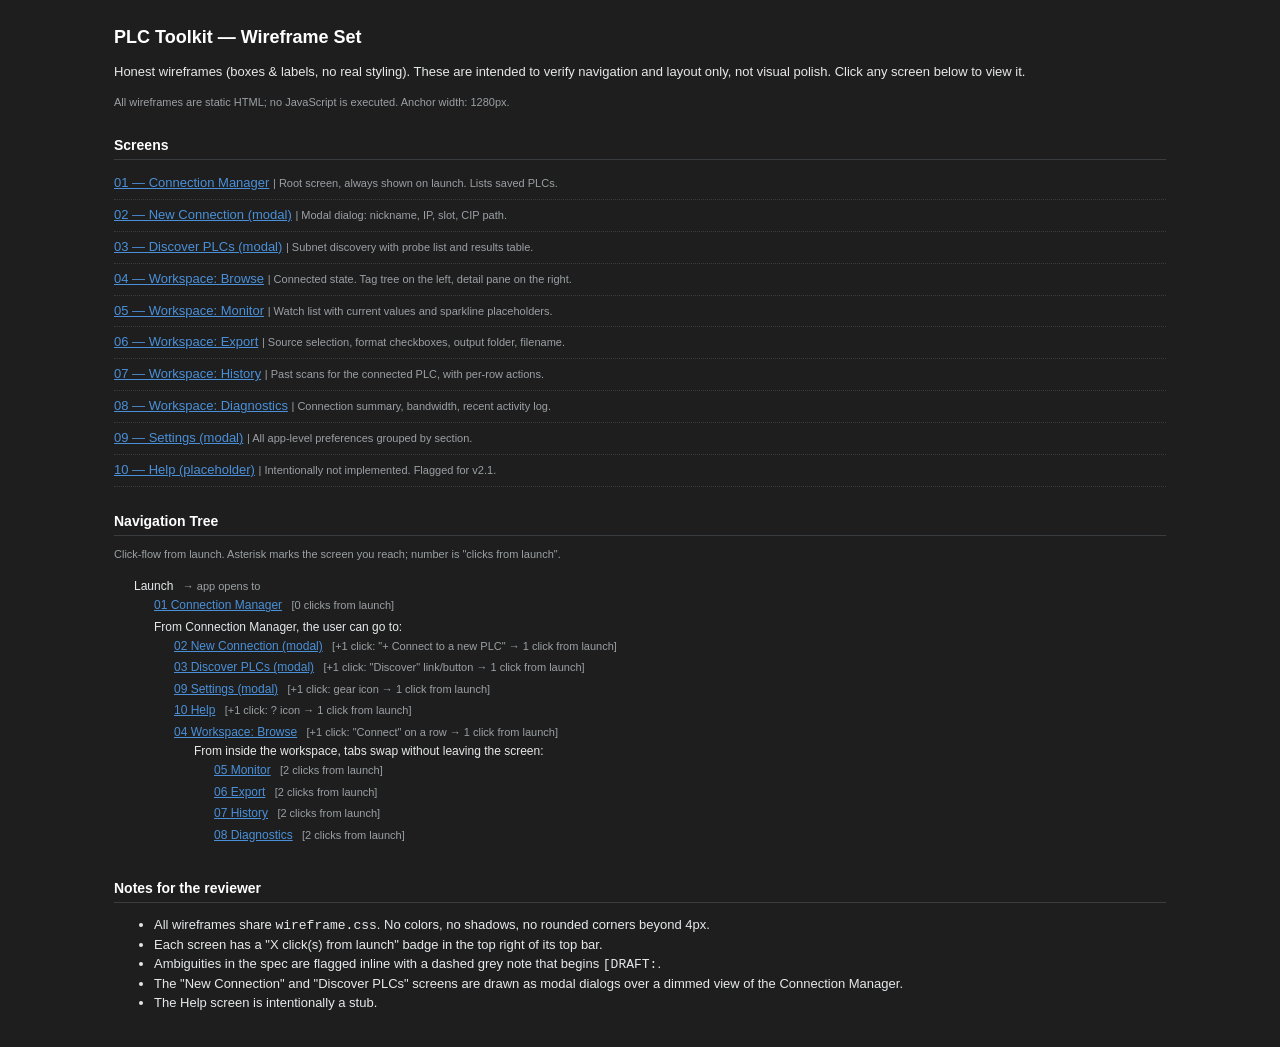
<file: mockups/index.html>
<!DOCTYPE html>
<html lang="en">
<head>
<meta charset="utf-8">
<title>PLC Toolkit — Wireframe Index</title>
<link rel="stylesheet" href="wireframe.css">
</head>
<body class="theme-dark">
<div class="index-wrap">

  <h1>PLC Toolkit — Wireframe Set</h1>
  <p>Honest wireframes (boxes &amp; labels, no real styling). These are intended to verify
  navigation and layout only, not visual polish. Click any screen below to view it.</p>

  <p class="hint">All wireframes are static HTML; no JavaScript is executed. Anchor width: 1280px.</p>

  <h2>Screens</h2>
  <ul class="flat">
    <li>
      <a href="01-connection-manager.html">01 — Connection Manager</a>
      <span class="hint">| Root screen, always shown on launch. Lists saved PLCs.</span>
    </li>
    <li>
      <a href="02-new-connection.html">02 — New Connection (modal)</a>
      <span class="hint">| Modal dialog: nickname, IP, slot, CIP path.</span>
    </li>
    <li>
      <a href="03-discover-plcs.html">03 — Discover PLCs (modal)</a>
      <span class="hint">| Subnet discovery with probe list and results table.</span>
    </li>
    <li>
      <a href="04-workspace-browse.html">04 — Workspace: Browse</a>
      <span class="hint">| Connected state. Tag tree on the left, detail pane on the right.</span>
    </li>
    <li>
      <a href="05-workspace-monitor.html">05 — Workspace: Monitor</a>
      <span class="hint">| Watch list with current values and sparkline placeholders.</span>
    </li>
    <li>
      <a href="06-workspace-export.html">06 — Workspace: Export</a>
      <span class="hint">| Source selection, format checkboxes, output folder, filename.</span>
    </li>
    <li>
      <a href="07-workspace-history.html">07 — Workspace: History</a>
      <span class="hint">| Past scans for the connected PLC, with per-row actions.</span>
    </li>
    <li>
      <a href="08-workspace-diagnostics.html">08 — Workspace: Diagnostics</a>
      <span class="hint">| Connection summary, bandwidth, recent activity log.</span>
    </li>
    <li>
      <a href="09-settings.html">09 — Settings (modal)</a>
      <span class="hint">| All app-level preferences grouped by section.</span>
    </li>
    <li>
      <a href="10-help.html">10 — Help (placeholder)</a>
      <span class="hint">| Intentionally not implemented. Flagged for v2.1.</span>
    </li>
  </ul>

  <h2>Navigation Tree</h2>
  <p class="hint">Click-flow from launch. Asterisk marks the screen you reach; number is "clicks from launch".</p>
  <div class="navtree">
    <ul>
      <li>
        Launch <span class="step">→ app opens to</span>
        <ul>
          <li>
            <a href="01-connection-manager.html">01 Connection Manager</a> <span class="step">[0 clicks from launch]</span>
          </li>
          <li>
            From Connection Manager, the user can go to:
            <ul>
              <li>
                <a href="02-new-connection.html">02 New Connection (modal)</a>
                <span class="step">[+1 click: "+ Connect to a new PLC" → 1 click from launch]</span>
              </li>
              <li>
                <a href="03-discover-plcs.html">03 Discover PLCs (modal)</a>
                <span class="step">[+1 click: "Discover" link/button → 1 click from launch]</span>
              </li>
              <li>
                <a href="09-settings.html">09 Settings (modal)</a>
                <span class="step">[+1 click: gear icon → 1 click from launch]</span>
              </li>
              <li>
                <a href="10-help.html">10 Help</a>
                <span class="step">[+1 click: ? icon → 1 click from launch]</span>
              </li>
              <li>
                <a href="04-workspace-browse.html">04 Workspace: Browse</a>
                <span class="step">[+1 click: "Connect" on a row → 1 click from launch]</span>
                <ul>
                  <li>
                    From inside the workspace, tabs swap without leaving the screen:
                    <ul>
                      <li><a href="05-workspace-monitor.html">05 Monitor</a> <span class="step">[2 clicks from launch]</span></li>
                      <li><a href="06-workspace-export.html">06 Export</a> <span class="step">[2 clicks from launch]</span></li>
                      <li><a href="07-workspace-history.html">07 History</a> <span class="step">[2 clicks from launch]</span></li>
                      <li><a href="08-workspace-diagnostics.html">08 Diagnostics</a> <span class="step">[2 clicks from launch]</span></li>
                    </ul>
                  </li>
                </ul>
              </li>
            </ul>
          </li>
        </ul>
      </li>
    </ul>
  </div>

  <h2>Notes for the reviewer</h2>
  <ul>
    <li>All wireframes share <code>wireframe.css</code>. No colors, no shadows, no rounded corners beyond 4px.</li>
    <li>Each screen has a "X click(s) from launch" badge in the top right of its top bar.</li>
    <li>Ambiguities in the spec are flagged inline with a dashed grey note that begins <code>[DRAFT:</code>.</li>
    <li>The "New Connection" and "Discover PLCs" screens are drawn as modal dialogs over a dimmed view of the Connection Manager.</li>
    <li>The Help screen is intentionally a stub.</li>
  </ul>

</div>
<script>
  // Shared theme controller. Reads localStorage.plc-theme and applies the body class.
  // Wired to .theme-toggle buttons if present. Defaults to dark.
  (function () {
    var b = document.body;
    function apply(theme) {
      if (theme === 'dark') b.classList.add('theme-dark');
      else b.classList.remove('theme-dark');
      var l = document.getElementById('theme-light');
      var d = document.getElementById('theme-dark');
      if (l) l.classList.toggle('is-active', theme === 'light');
      if (d) d.classList.toggle('is-active', theme === 'dark');
      try { localStorage.setItem('plc-theme', theme); } catch (e) {}
    }
    var saved = null;
    try { saved = localStorage.getItem('plc-theme'); } catch (e) {}
    if (saved !== 'light' && saved !== 'dark') saved = 'dark';
    apply(saved);
    var l = document.getElementById('theme-light');
    var d = document.getElementById('theme-dark');
    if (l) l.addEventListener('click', function () { apply('light'); });
    if (d) d.addEventListener('click', function () { apply('dark'); });
  })();
</script>
</body>
</html>
</file>
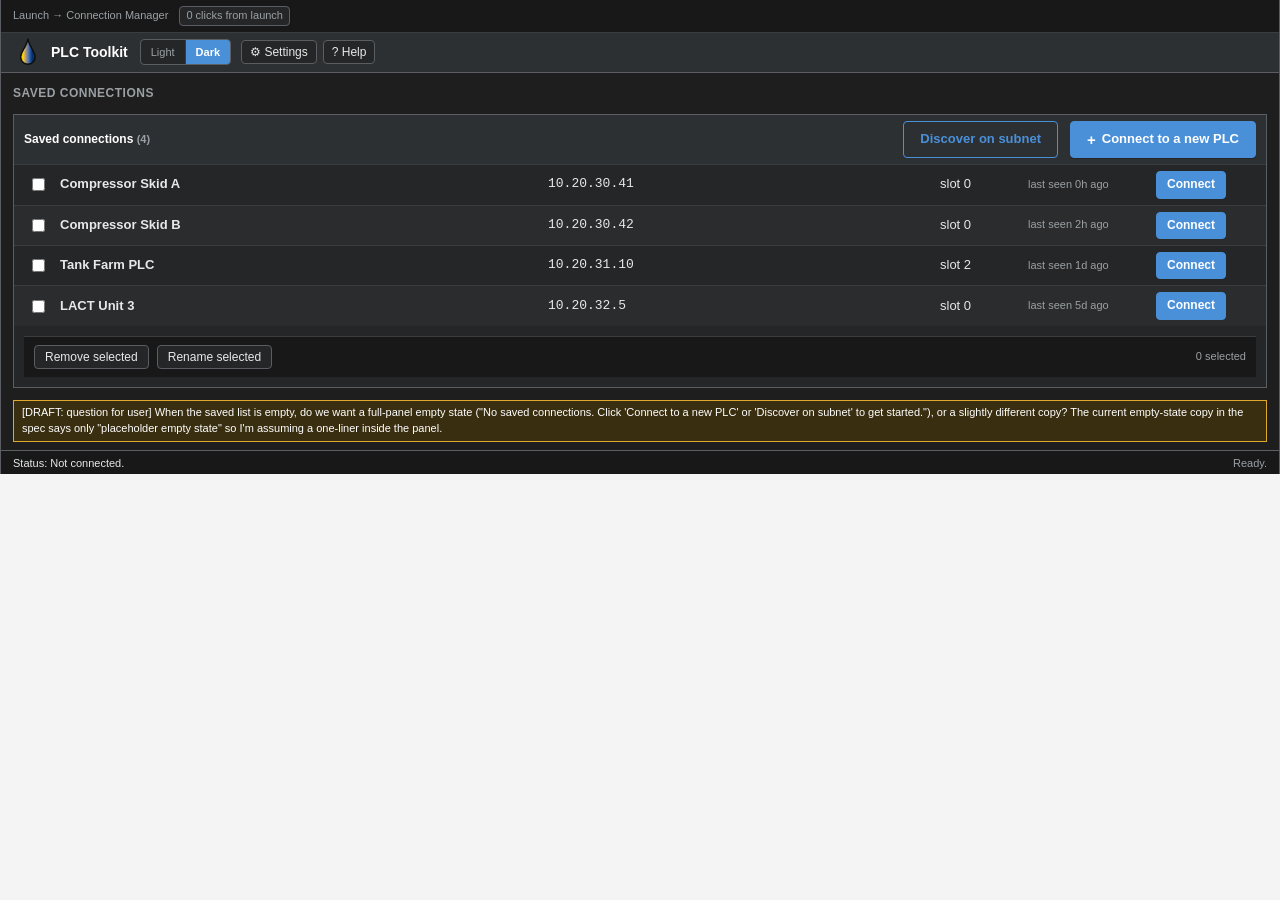
<file: mockups/01-connection-manager.html>
<!DOCTYPE html>
<html lang="en">
<head>
<meta charset="utf-8">
<title>01 — Connection Manager</title>
<link rel="stylesheet" href="wireframe.css">
</head>
<body class="theme-dark">
<div class="page">

  <!-- Crumb / status -->
  <div class="crumbs">
    Launch &rarr; Connection Manager
    <span class="badge">0 clicks from launch</span>
  </div>

  <!-- Top bar -->
  <div class="topbar">
    <div class="topbar-left">
      <span class="brand">
        <img src="assets/clr-logo.png" alt="Continental Resources">
        <span>PLC Toolkit</span>
      </span>
    </div>
    <div class="actions">
      <div class="theme-toggle" role="group" aria-label="Theme">
        <button type="button" id="theme-light">Light</button>
        <button type="button" id="theme-dark" class="is-active">Dark</button>
      </div>
      <a class="icon-btn" href="09-settings.html" title="Settings">⚙ Settings</a>
      <a class="icon-btn" href="10-help.html" title="Help">? Help</a>
    </div>
  </div>

  <!-- Main content -->
  <div class="section-title">Saved connections</div>
  <div class="panel">
    <div class="panel-header">
      <span>Saved connections <span class="hint">(4)</span></span>
      <span class="panel-header-actions">
        <a class="btn secondary" href="03-discover-plcs.html" title="Find PLCs on the network">Discover on subnet</a>
        <a class="btn-primary-large" href="02-new-connection.html">
          <span class="glyph" aria-hidden="true">+</span>
          <span>Connect to a new PLC</span>
        </a>
      </span>
    </div>
    <div class="panel-body tight">
      <ul class="conn-list">
        <li>
          <input type="checkbox" aria-label="Select Compressor Skid A">
          <span class="col-name"><b>Compressor Skid A</b></span>
          <span class="col-ip">10.20.30.41</span>
          <span class="col-slot">slot 0</span>
          <span class="col-when">last seen 0h ago</span>
          <span class="col-act"><a class="btn primary" href="04-workspace-browse.html">Connect</a></span>
        </li>
        <li>
          <input type="checkbox" aria-label="Select Compressor Skid B">
          <span class="col-name"><b>Compressor Skid B</b></span>
          <span class="col-ip">10.20.30.42</span>
          <span class="col-slot">slot 0</span>
          <span class="col-when">last seen 2h ago</span>
          <span class="col-act"><a class="btn primary" href="04-workspace-browse.html">Connect</a></span>
        </li>
        <li>
          <input type="checkbox" aria-label="Select Tank Farm PLC">
          <span class="col-name"><b>Tank Farm PLC</b></span>
          <span class="col-ip">10.20.31.10</span>
          <span class="col-slot">slot 2</span>
          <span class="col-when">last seen 1d ago</span>
          <span class="col-act"><a class="btn primary" href="04-workspace-browse.html">Connect</a></span>
        </li>
        <li>
          <input type="checkbox" aria-label="Select LACT Unit 3">
          <span class="col-name"><b>LACT Unit 3</b></span>
          <span class="col-ip">10.20.32.5</span>
          <span class="col-slot">slot 0</span>
          <span class="col-when">last seen 5d ago</span>
          <span class="col-act"><a class="btn primary" href="04-workspace-browse.html">Connect</a></span>
        </li>
      </ul>
    </div>
    <div class="panel-body">
      <div class="btn-row muted" aria-label="Selection actions">
        <button type="button">Remove selected</button>
        <button type="button">Rename selected</button>
        <span class="hint" style="margin-left:auto;">0 selected</span>
      </div>
    </div>
  </div>

  <!-- [DRAFT: question for user] -->
  <div class="draft-note">
    [DRAFT: question for user] When the saved list is empty, do we want a full-panel empty state
    ("No saved connections. Click 'Connect to a new PLC' or 'Discover on subnet' to get started."),
    or a slightly different copy? The current empty-state copy in the spec says only "placeholder empty
    state" so I'm assuming a one-liner inside the panel.
  </div>

  <!-- Empty-state alternative (collapsed; uncomment to preview) -->
  <!--
  <div class="panel">
    <div class="panel-header">Saved connections <span class="hint">(0)</span></div>
    <div class="empty">
      No saved connections yet. Click <b>+ Connect to a new PLC</b> or
      <b>Discover on subnet</b> to get started.
    </div>
  </div>
  -->

  <!-- Status bar -->
  <div class="statusbar">
    <span>Status: Not connected.</span>
    <span class="hint">Ready.</span>
  </div>

</div>
<script>
  // Theme toggle: swap body.theme-dark <-> no class, update button state.
  (function () {
    var b = document.body;
    var l = document.getElementById('theme-light');
    var d = document.getElementById('theme-dark');
    if (!l || !d) return;
    function apply(theme) {
      if (theme === 'dark') b.classList.add('theme-dark');
      else b.classList.remove('theme-dark');
      l.classList.toggle('is-active', theme === 'light');
      d.classList.toggle('is-active', theme === 'dark');
      try { localStorage.setItem('plc-theme', theme); } catch (e) {}
    }
    // Restore prior choice if any; otherwise default to the body class set in markup.
    var saved = null;
    try { saved = localStorage.getItem('plc-theme'); } catch (e) {}
    if (saved === 'light' || saved === 'dark') apply(saved);
    else apply(b.classList.contains('theme-dark') ? 'dark' : 'light');
    l.addEventListener('click', function () { apply('light'); });
    d.addEventListener('click', function () { apply('dark'); });
  })();
</script>
</body>
</html>
</file>
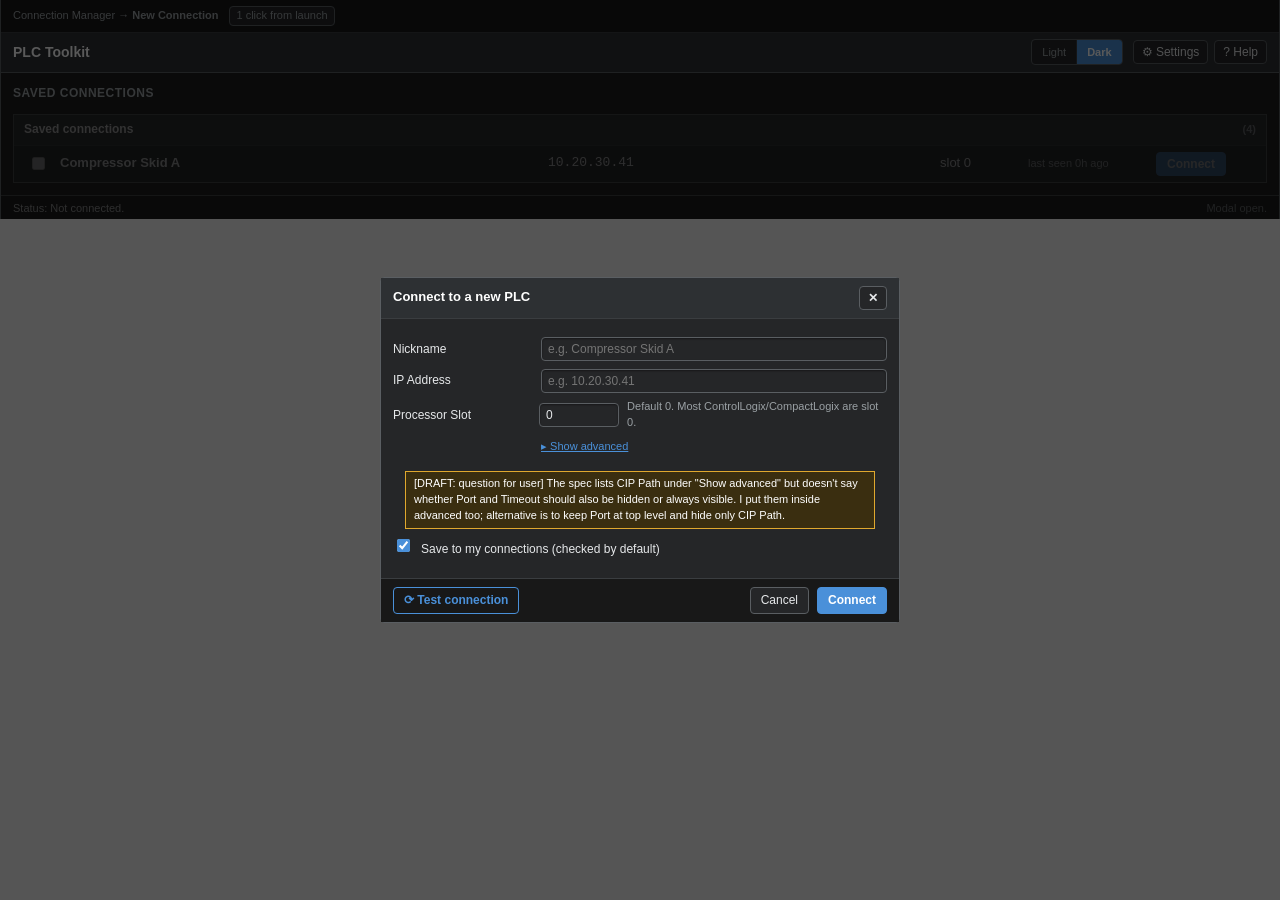
<file: mockups/02-new-connection.html>
<!DOCTYPE html>
<html lang="en">
<head>
<meta charset="utf-8">
<title>02 — New Connection (modal)</title>
<link rel="stylesheet" href="wireframe.css">
</head>
<body class="theme-dark">
<div class="page">

  <!-- Crumb -->
  <div class="crumbs">
    Connection Manager &rarr; <b>New Connection</b>
    <span class="badge">1 click from launch</span>
  </div>

  <!-- Background: dimmed Connection Manager, same as 01 -->
  <div class="topbar">
    <div class="title">PLC Toolkit</div>
    <div class="actions">
      <div class="theme-toggle" role="group" aria-label="Theme">
        <button type="button" id="theme-light">Light</button>
        <button type="button" id="theme-dark">Dark</button>
      </div>

      <span class="icon-btn">⚙ Settings</span>
      <span class="icon-btn">? Help</span>
    </div>
  </div>

  <div class="section-title">Saved connections</div>
  <div class="panel" style="opacity:0.5;">
    <div class="panel-header">Saved connections <span class="hint">(4)</span></div>
    <div class="panel-body tight">
      <ul class="conn-list">
        <li>
          <input type="checkbox" disabled>
          <span><b>Compressor Skid A</b></span>
          <span class="col-ip">10.20.30.41</span>
          <span class="col-slot">slot 0</span>
          <span class="col-when">last seen 0h ago</span>
          <span><button class="primary" disabled>Connect</button></span>
        </li>
      </ul>
    </div>
  </div>

  <div class="statusbar" style="opacity:0.5;">
    <span>Status: Not connected.</span>
    <span class="hint">Modal open.</span>
  </div>

  <!-- Modal -->
  <div class="modal-backdrop">
    <div class="modal" role="dialog" aria-labelledby="nc-title">
      <div class="modal-header">
        <span id="nc-title">Connect to a new PLC</span>
        <a class="icon-btn" href="01-connection-manager.html" aria-label="Close">✕</a>
      </div>
      <div class="modal-body">

        <div class="field">
          <label for="nc-nick">Nickname</label>
          <input id="nc-nick" type="text" placeholder="e.g. Compressor Skid A">
        </div>

        <div class="field">
          <label for="nc-ip">IP Address</label>
          <input id="nc-ip" type="text" placeholder="e.g. 10.20.30.41">
        </div>

        <div class="field">
          <label for="nc-slot">Processor Slot</label>
          <input id="nc-slot" type="number" value="0" min="0" max="16" style="flex:0 0 80px;">
          <span class="hint">Default 0. Most ControlLogix/CompactLogix are slot 0.</span>
        </div>

        <div class="field" style="align-items:flex-start;">
          <label>&nbsp;</label>
          <div>
            <a class="inline-link" href="#advanced" id="adv-toggle">▸ Show advanced</a>
            <div class="advanced" id="advanced" hidden>
              <div class="field">
                <label for="nc-cip">CIP Path</label>
                <input id="nc-cip" type="text" placeholder="e.g. 1,0">
                <span class="hint">Backplane path; leave blank for default (slot only).</span>
              </div>
              <div class="field">
                <label for="nc-port">Port</label>
                <input id="nc-port" type="number" value="44818" style="flex:0 0 100px;">
              </div>
              <div class="field">
                <label for="nc-timeout">Timeout (s)</label>
                <input id="nc-timeout" type="number" value="5" style="flex:0 0 80px;">
              </div>
            </div>
          </div>
        </div>

        <!-- [DRAFT: question for user] -->
        <div class="draft-note">
          [DRAFT: question for user] The spec lists CIP Path under "Show advanced" but doesn't say
          whether Port and Timeout should also be hidden or always visible. I put them inside
          advanced too; alternative is to keep Port at top level and hide only CIP Path.
        </div>

        <div class="checkbox-row">
          <input type="checkbox" id="nc-save" checked>
          <label for="nc-save">Save to my connections (checked by default)</label>
        </div>

      </div>

      <!-- Test connection result panel (hidden by default; shown after a test runs) -->
      <div class="modal-body" id="nc-test-result" hidden>
        <div class="test-result" data-state="idle">
          <span class="test-result-glyph" aria-hidden="true">·</span>
          <span class="test-result-text">Run a test connection to verify reachability and slot before saving.</span>
        </div>
      </div>

      <div class="modal-footer">
        <a class="btn secondary" href="#" id="nc-test-btn">⟳ Test connection</a>
        <span style="margin-left:auto;"></span>
        <a class="btn" href="01-connection-manager.html">Cancel</a>
        <a class="btn primary" href="04-workspace-browse.html">Connect</a>
      </div>
    </div>
  </div>

</div>
<script>
  // Shared theme controller. Reads localStorage.plc-theme and applies the body class.
  // Wired to .theme-toggle buttons if present. Defaults to dark.
  (function () {
    var b = document.body;
    function apply(theme) {
      if (theme === 'dark') b.classList.add('theme-dark');
      else b.classList.remove('theme-dark');
      var l = document.getElementById('theme-light');
      var d = document.getElementById('theme-dark');
      if (l) l.classList.toggle('is-active', theme === 'light');
      if (d) d.classList.toggle('is-active', theme === 'dark');
      try { localStorage.setItem('plc-theme', theme); } catch (e) {}
    }
    var saved = null;
    try { saved = localStorage.getItem('plc-theme'); } catch (e) {}
    if (saved !== 'light' && saved !== 'dark') saved = 'dark';
    apply(saved);
    var l = document.getElementById('theme-light');
    var d = document.getElementById('theme-dark');
    l.addEventListener('click', function () { apply('light'); });
    d.addEventListener('click', function () { apply('dark'); });
  })();

  // Test Connection — visual mockup only. The real implementation will:
  //   1. Read the IP, slot, port, timeout from the form fields.
  //   2. Open a temporary pylogix.PLC connection.
  //   3. Call PLC.GetDeviceProperties() to confirm the host responds and the slot is correct.
  //   4. Close the connection and report the result.
  // In the wireframe we just toggle between result states on click.
  (function () {
    var btn = document.getElementById('nc-test-btn');
    var panel = document.getElementById('nc-test-result');
    if (!btn || !panel) return;
    var states = [
      { state: 'pending', glyph: '⟳', text: 'Testing 10.20.30.41 slot 0… (1.2s elapsed)' },
      { state: 'success', glyph: '✓', text: "Compressor Skid A — 1756-L73/B, Rev 30.11 (response: 18ms)" },
      { state: 'error',   glyph: '✗', text: 'Connection timed out after 10s. Check IP, network, and PLC power.' },
      { state: 'error',   glyph: '✗', text: 'CIP error: "Path destination unknown" (slot 2 not responding)' }
    ];
    var i = 0;
    btn.addEventListener('click', function (e) {
      e.preventDefault();
      panel.hidden = false;
      var s = states[i % states.length];
      i++;
      var r = panel.querySelector('.test-result');
      r.setAttribute('data-state', s.state);
      r.querySelector('.test-result-glyph').textContent = s.glyph;
      r.querySelector('.test-result-text').textContent = s.text;
    });
  })();
</script>
</body>
</html>
</file>
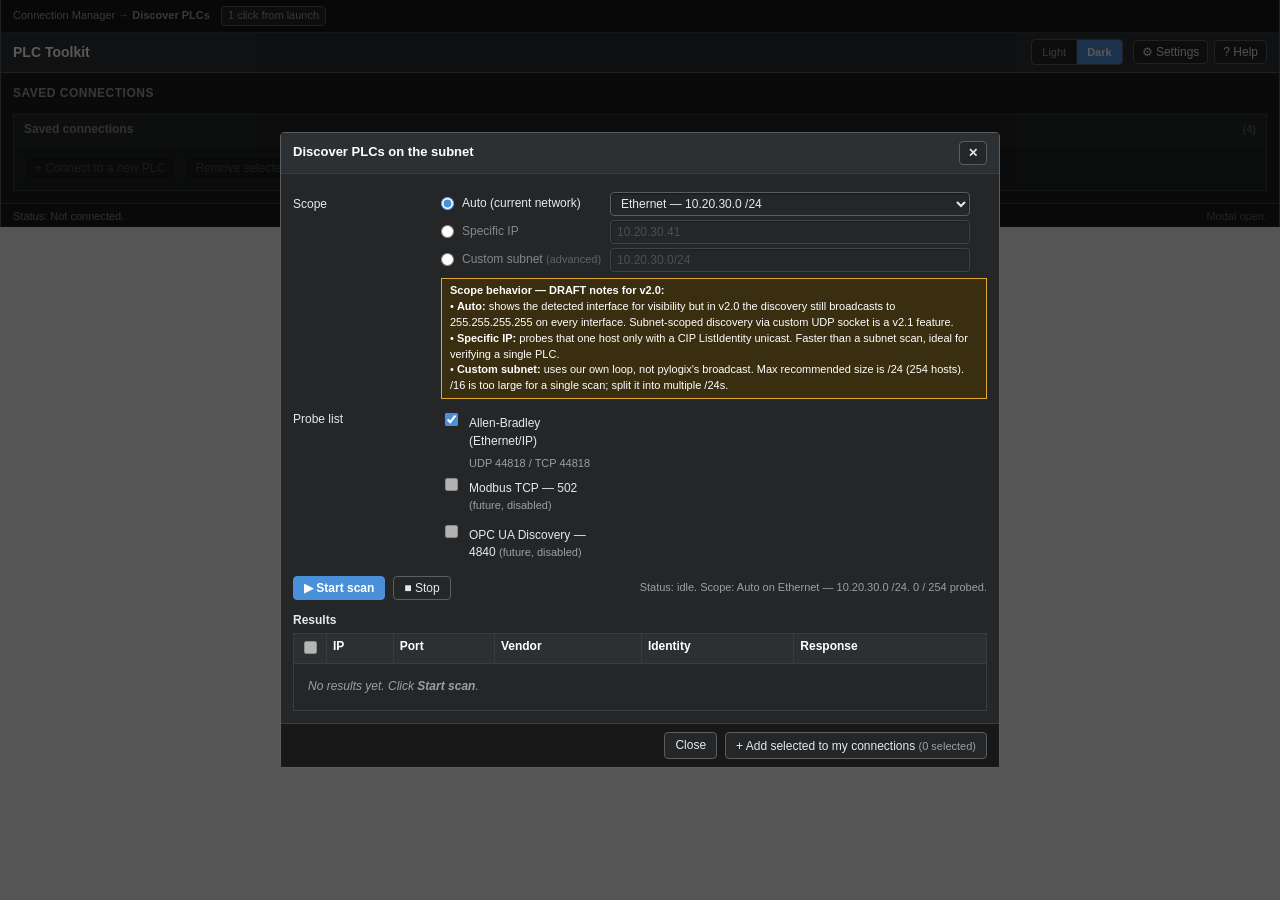
<file: mockups/03-discover-plcs.html>
<!DOCTYPE html>
<html lang="en">
<head>
<meta charset="utf-8">
<title>03 — Discover PLCs (modal)</title>
<link rel="stylesheet" href="wireframe.css">
</head>
<body class="theme-dark">
<div class="page">

  <div class="crumbs">
    Connection Manager &rarr; <b>Discover PLCs</b>
    <span class="badge">1 click from launch</span>
  </div>

  <!-- Dimmed background -->
  <div class="topbar">
    <div class="title">PLC Toolkit</div>
    <div class="actions">
      <div class="theme-toggle" role="group" aria-label="Theme">
        <button type="button" id="theme-light">Light</button>
        <button type="button" id="theme-dark">Dark</button>
      </div>

      <span class="icon-btn">⚙ Settings</span>
      <span class="icon-btn">? Help</span>
    </div>
  </div>

  <div class="section-title">Saved connections</div>
  <div class="panel" style="opacity:0.5;">
    <div class="panel-header">Saved connections <span class="hint">(4)</span></div>
    <div class="panel-body">
      <div class="btn-row">
        <button disabled>+ Connect to a new PLC</button>
        <button disabled>Remove selected</button>
        <button disabled>Rename selected</button>
      </div>
    </div>
  </div>

  <div class="statusbar" style="opacity:0.5;">
    <span>Status: Not connected.</span>
    <span class="hint">Modal open.</span>
  </div>

  <!-- Modal -->
  <div class="modal-backdrop">
    <div class="modal wide" role="dialog" aria-labelledby="disc-title">
      <div class="modal-header">
        <span id="disc-title">Discover PLCs on the subnet</span>
        <a class="icon-btn" href="01-connection-manager.html" aria-label="Close">✕</a>
      </div>
      <div class="modal-body">

        <div class="field" style="align-items:flex-start;">
          <label>Scope</label>
          <div class="scope-section">
            <div class="scope-row is-active">
              <input type="radio" name="scope-mode" id="scope-auto" value="auto" checked>
              <label for="scope-auto" class="scope-label">Auto (current network)</label>
              <select class="scope-input" id="scope-auto-iface">
                <option>Ethernet — 10.20.30.0 /24</option>
                <option>Wi-Fi — 192.168.1.0 /24</option>
                <option>Ethernet 2 — 172.16.0.0 /16</option>
              </select>
            </div>
            <div class="scope-row is-dimmed">
              <input type="radio" name="scope-mode" id="scope-ip" value="ip">
              <label for="scope-ip" class="scope-label">Specific IP</label>
              <input type="text" class="scope-input" id="scope-ip-input" placeholder="10.20.30.41">
            </div>
            <div class="scope-row is-dimmed">
              <input type="radio" name="scope-mode" id="scope-subnet" value="subnet">
              <label for="scope-subnet" class="scope-label">Custom subnet <span class="hint">(advanced)</span></label>
              <input type="text" class="scope-input" id="scope-subnet-input" placeholder="10.20.30.0/24" style="min-width:180px;">
            </div>
          </div>
        </div>

        <div class="draft-note" style="margin: 4px 0 8px 148px;">
          <b>Scope behavior — DRAFT notes for v2.0:</b><br>
          &bull; <b>Auto:</b> shows the detected interface for visibility but in v2.0 the discovery
          still broadcasts to 255.255.255.255 on every interface. Subnet-scoped discovery via
          custom UDP socket is a v2.1 feature.<br>
          &bull; <b>Specific IP:</b> probes that one host only with a CIP ListIdentity unicast.
          Faster than a subnet scan, ideal for verifying a single PLC.<br>
          &bull; <b>Custom subnet:</b> uses our own loop, not pylogix's broadcast. Max recommended
          size is /24 (254 hosts). /16 is too large for a single scan; split it into
          multiple /24s.
        </div>

        <div class="field" style="align-items:flex-start;">
          <label>Probe list</label>
          <div>
            <div class="checkbox-row">
              <input type="checkbox" id="p-enip" checked>
              <div>
                <label for="p-enip">Allen-Bradley (Ethernet/IP)</label>
                <div class="hint" style="margin: 2px 0 0 0;">UDP 44818 / TCP 44818</div>
              </div>
            </div>
            <div class="checkbox-row disabled">
              <input type="checkbox" id="p-modbus" disabled>
              <label for="p-modbus">Modbus TCP &mdash; 502 <span class="hint">(future, disabled)</span></label>
            </div>
            <div class="checkbox-row disabled">
              <input type="checkbox" id="p-opcua" disabled>
              <label for="p-opcua">OPC UA Discovery &mdash; 4840 <span class="hint">(future, disabled)</span></label>
            </div>
          </div>
        </div>

        <div class="btn-row">
          <button class="primary">&#x25B6; Start scan</button>
          <button>&#x25A0; Stop</button>
          <span class="hint" style="margin-left:auto;" id="status-hint">Status: idle. Scope: Auto on Ethernet &mdash; 10.20.30.0 /24. 0 / 254 probed.</span>
        </div>

        <h3 style="margin: 12px 0 4px 0; font-size: 12px;">Results</h3>
        <table class="grid">
          <thead>
            <tr>
              <th style="width: 24px;"><input type="checkbox" disabled></th>
              <th>IP</th>
              <th>Port</th>
              <th>Vendor</th>
              <th>Identity</th>
              <th>Response</th>
            </tr>
          </thead>
          <tbody>
            <tr><td colspan="6" class="empty" style="padding:14px;">No results yet. Click <b>Start scan</b>.</td></tr>
          </tbody>
        </table>

      </div>
      <div class="modal-footer">
        <a class="btn" href="01-connection-manager.html">Close</a>
        <button>+ Add selected to my connections <span class="hint">(0 selected)</span></button>
      </div>
    </div>
  </div>

</div>
<script>
  // Shared theme controller. Reads localStorage.plc-theme and applies the body class.
  // Wired to .theme-toggle buttons if present. Defaults to dark.
  (function () {
    var b = document.body;
    function apply(theme) {
      if (theme === 'dark') b.classList.add('theme-dark');
      else b.classList.remove('theme-dark');
      var l = document.getElementById('theme-light');
      var d = document.getElementById('theme-dark');
      if (l) l.classList.toggle('is-active', theme === 'light');
      if (d) d.classList.toggle('is-active', theme === 'dark');
      try { localStorage.setItem('plc-theme', theme); } catch (e) {}
    }
    var saved = null;
    try { saved = localStorage.getItem('plc-theme'); } catch (e) {}
    if (saved !== 'light' && saved !== 'dark') saved = 'dark';
    apply(saved);
    var l = document.getElementById('theme-light');
    var d = document.getElementById('theme-dark');
    if (l) l.addEventListener('click', function () { apply('light'); });
    if (d) d.addEventListener('click', function () { apply('dark'); });
  })();

  // ---------- Discover dialog: scope mode ----------
  // Three radio modes: auto (default), specific IP, custom subnet.
  // The active row stays full opacity; inactive rows are dimmed. The custom
  // subnet CIDR input is visible immediately when that radio is selected.
  (function () {
    var radios = document.querySelectorAll('input[name="scope-mode"]');
    var rows   = document.querySelectorAll('.scope-row');
    var status = document.getElementById('status-hint');

    function describeScope(mode) {
      if (mode === 'auto') {
        var sel = document.getElementById('scope-auto-iface');
        var ifaceText = sel && sel.options[sel.selectedIndex]
          ? sel.options[sel.selectedIndex].text : 'current network';
        return { label: 'Auto', detail: ifaceText, total: 254 };
      }
      if (mode === 'ip') {
        var v = document.getElementById('scope-ip-input').value.trim() || '10.20.30.41';
        return { label: 'Specific IP', detail: v, total: 1 };
      }
      if (mode === 'subnet') {
        var cidr = document.getElementById('scope-subnet-input').value.trim() || '10.20.30.0/24';
        return { label: 'Custom subnet', detail: cidr, total: 254 };
      }
      return { label: 'Auto', detail: 'current network', total: 254 };
    }

    function updateStatus(mode) {
      if (!status) return;
      var s = describeScope(mode);
      status.textContent = 'Status: idle. Scope: ' + s.label + ' on ' + s.detail + '. 0 / ' + s.total + ' probed.';
    }

    function setActive(mode) {
      rows.forEach(function (row) {
        var radio = row.querySelector('input[type="radio"]');
        if (radio && radio.value === mode) row.classList.add('is-active');
        else row.classList.remove('is-active');
        if (radio && radio.value === mode) row.classList.remove('is-dimmed');
        else row.classList.add('is-dimmed');
      });
      updateStatus(mode);
    }

    radios.forEach(function (r) {
      r.addEventListener('change', function () { if (r.checked) setActive(r.value); });
    });
    var iface = document.getElementById('scope-auto-iface');
    if (iface) iface.addEventListener('change', function () { updateStatus('auto'); });
    var ipIn = document.getElementById('scope-ip-input');
    if (ipIn) ipIn.addEventListener('input', function () { updateStatus('ip'); });
    var subIn = document.getElementById('scope-subnet-input');
    if (subIn) subIn.addEventListener('input', function () { updateStatus('subnet'); });

    // Set the initial dim/active state from whatever radio is checked on load.
    var initial = document.querySelector('input[name="scope-mode"]:checked');
    if (initial) setActive(initial.value);
    else setActive('auto');
  })();
</script>

</body>
</html>
</file>
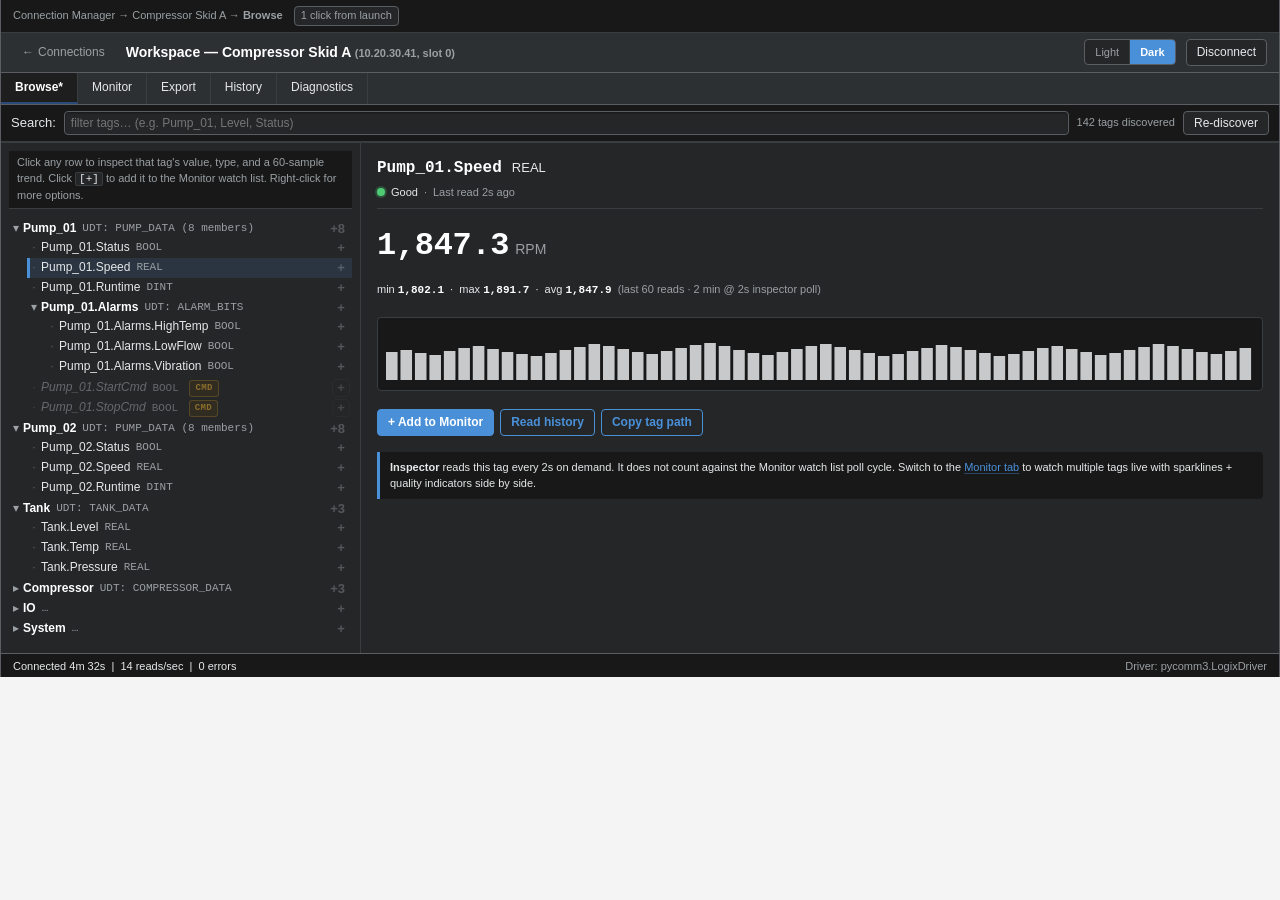
<file: mockups/04-workspace-browse.html>
<!DOCTYPE html>
<html lang="en">
<head>
<meta charset="utf-8">
<title>04 — Workspace: Browse</title>
<link rel="stylesheet" href="wireframe.css">
</head>
<body class="theme-dark">
<div class="page">

  <div class="crumbs">
    Connection Manager &rarr; Compressor Skid A &rarr; <b>Browse</b>
    <span class="badge">1 click from launch</span>
  </div>

  <!-- Top bar -->
  <div class="topbar">
    <div class="topbar-left">
      <a class="back-link" href="01-connection-manager.html" title="Back to Connections (keeps the PLC connection alive)">
        <span class="arrow" aria-hidden="true">&#8592;</span><span>Connections</span>
      </a>
    </div>
    <div class="title">
      Workspace &mdash; Compressor Skid A <span class="hint">(10.20.30.41, slot 0)</span>
    </div>
    <div class="actions">
      <div class="theme-toggle" role="group" aria-label="Theme">
        <button type="button" id="theme-light">Light</button>
        <button type="button" id="theme-dark">Dark</button>
      </div>
      <a class="btn" href="01-connection-manager.html">Disconnect</a>
    </div>
  </div>

  <!-- Tabs -->
  <div class="tabs">
    <a class="tab active" href="04-workspace-browse.html">Browse*</a>
    <a class="tab" href="05-workspace-monitor.html">Monitor</a>
    <a class="tab" href="06-workspace-export.html">Export</a>
    <a class="tab" href="07-workspace-history.html">History</a>
    <a class="tab" href="08-workspace-diagnostics.html">Diagnostics</a>
  </div>

  <!-- Search row -->
  <div class="searchbar">
    <span>Search:</span>
    <input type="text" placeholder="filter tags… (e.g. Pump_01, Level, Status)">
    <span class="count">142 tags discovered</span>
    <button>Re-discover</button>
  </div>

  <!-- Split main area -->
  <div class="split">

    <!-- LEFT: tag tree -->
    <div class="pane">
      <div class="tree-hint">
        Click any row to inspect that tag's value, type, and a 60-sample trend.
        Click <code>[+]</code> to add it to the Monitor watch list.
        Right-click for more options.
      </div>
      <ul class="tagtree">
        <li class="is-udt">
          <span class="twisty open"></span>
          <span class="tag-udt">Pump_01</span><span class="type">UDT: PUMP_DATA (8 members)</span>
          <span class="row-actions"><a class="row-action" href="#" title="Add Pump_01 (8 leaf tags) to monitor">+8</a></span>
          <ul>
            <li class="is-leaf" data-tag="Pump_01.Status" data-type="BOOL">
              <span class="twisty leaf"></span><span class="tag-leaf">Pump_01.Status</span><span class="type">BOOL</span>
              <span class="row-actions"><a class="row-action" href="#" title="Add Pump_01.Status to monitor">+</a></span></li>
            <li class="is-leaf is-selected" data-tag="Pump_01.Speed" data-type="REAL" tabindex="0">
              <span class="twisty leaf"></span><span class="tag-leaf">Pump_01.Speed</span><span class="type">REAL</span>
              <span class="row-actions"><a class="row-action" href="#" title="Add Pump_01.Speed to monitor">+</a></span></li>
            <li class="is-leaf" data-tag="Pump_01.Runtime" data-type="DINT">
              <span class="twisty leaf"></span><span class="tag-leaf">Pump_01.Runtime</span><span class="type">DINT</span>
              <span class="row-actions"><a class="row-action" href="#" title="Add Pump_01.Runtime to monitor">+</a></span></li>
            <li>
              <span class="twisty open"></span>
              <span class="tag-udt">Pump_01.Alarms</span><span class="type">UDT: ALARM_BITS</span>
              <span class="row-actions"><a class="row-action" href="#" title="Add Pump_01.Alarms to monitor">+</a></span>
              <ul>
                <li class="is-leaf" data-tag="Pump_01.Alarms.HighTemp" data-type="BOOL">
                  <span class="twisty leaf"></span><span class="tag-leaf">Pump_01.Alarms.HighTemp</span><span class="type">BOOL</span>
                  <span class="row-actions"><a class="row-action" href="#" title="Add to monitor">+</a></span></li>
                <li class="is-leaf" data-tag="Pump_01.Alarms.LowFlow" data-type="BOOL">
                  <span class="twisty leaf"></span><span class="tag-leaf">Pump_01.Alarms.LowFlow</span><span class="type">BOOL</span>
                  <span class="row-actions"><a class="row-action" href="#" title="Add to monitor">+</a></span></li>
                <li class="is-leaf" data-tag="Pump_01.Alarms.Vibration" data-type="BOOL">
                  <span class="twisty leaf"></span><span class="tag-leaf">Pump_01.Alarms.Vibration</span><span class="type">BOOL</span>
                  <span class="row-actions"><a class="row-action" href="#" title="Add to monitor">+</a></span></li>
              </ul>
            </li>
            <li class="is-leaf is-cmd" data-tag="Pump_01.StartCmd" data-type="BOOL" data-access="write">
              <span class="twisty leaf"></span><span class="tag-leaf">Pump_01.StartCmd</span>
              <span class="type">BOOL <span class="pill-write" title="Write tag — not supported in v2.0 (read-only)">cmd</span></span>
              <span class="row-actions"><a class="row-action disabled" href="#" title="Write tags are not supported in v2.0">+</a></span></li>
            <li class="is-leaf is-cmd" data-tag="Pump_01.StopCmd" data-type="BOOL" data-access="write">
              <span class="twisty leaf"></span><span class="tag-leaf">Pump_01.StopCmd</span>
              <span class="type">BOOL <span class="pill-write" title="Write tag — not supported in v2.0 (read-only)">cmd</span></span>
              <span class="row-actions"><a class="row-action disabled" href="#" title="Write tags are not supported in v2.0">+</a></span></li>
          </ul>
        </li>
        <li>
          <span class="twisty open"></span>
          <span class="tag-udt">Pump_02</span><span class="type">UDT: PUMP_DATA (8 members)</span>
          <span class="row-actions"><a class="row-action" href="#" title="Add Pump_02 to monitor">+8</a></span>
          <ul>
            <li class="is-leaf" data-tag="Pump_02.Status" data-type="BOOL">
              <span class="twisty leaf"></span><span class="tag-leaf">Pump_02.Status</span><span class="type">BOOL</span>
              <span class="row-actions"><a class="row-action" href="#" title="Add to monitor">+</a></span></li>
            <li class="is-leaf" data-tag="Pump_02.Speed" data-type="REAL">
              <span class="twisty leaf"></span><span class="tag-leaf">Pump_02.Speed</span><span class="type">REAL</span>
              <span class="row-actions"><a class="row-action" href="#" title="Add to monitor">+</a></span></li>
            <li class="is-leaf" data-tag="Pump_02.Runtime" data-type="DINT">
              <span class="twisty leaf"></span><span class="tag-leaf">Pump_02.Runtime</span><span class="type">DINT</span>
              <span class="row-actions"><a class="row-action" href="#" title="Add to monitor">+</a></span></li>
          </ul>
        </li>
        <li>
          <span class="twisty open"></span>
          <span class="tag-udt">Tank</span><span class="type">UDT: TANK_DATA</span>
          <span class="row-actions"><a class="row-action" href="#" title="Add Tank to monitor">+3</a></span>
          <ul>
            <li class="is-leaf" data-tag="Tank.Level" data-type="REAL">
              <span class="twisty leaf"></span><span class="tag-leaf">Tank.Level</span><span class="type">REAL</span>
              <span class="row-actions"><a class="row-action" href="#" title="Add to monitor">+</a></span></li>
            <li class="is-leaf" data-tag="Tank.Temp" data-type="REAL">
              <span class="twisty leaf"></span><span class="tag-leaf">Tank.Temp</span><span class="type">REAL</span>
              <span class="row-actions"><a class="row-action" href="#" title="Add to monitor">+</a></span></li>
            <li class="is-leaf" data-tag="Tank.Pressure" data-type="REAL">
              <span class="twisty leaf"></span><span class="tag-leaf">Tank.Pressure</span><span class="type">REAL</span>
              <span class="row-actions"><a class="row-action" href="#" title="Add to monitor">+</a></span></li>
          </ul>
        </li>
        <li>
          <span class="twisty closed"></span>
          <span class="tag-udt">Compressor</span><span class="type">UDT: COMPRESSOR_DATA</span>
          <span class="row-actions"><a class="row-action" href="#" title="Add Compressor to monitor">+3</a></span>
        </li>
        <li>
          <span class="twisty closed"></span>
          <span class="tag-udt">IO</span><span class="type">…</span>
          <span class="row-actions"><a class="row-action" href="#" title="Add IO to monitor">+</a></span>
        </li>
        <li>
          <span class="twisty closed"></span>
          <span class="tag-udt">System</span><span class="type">…</span>
          <span class="row-actions"><a class="row-action" href="#" title="Add System to monitor">+</a></span>
        </li>
      </ul>
    </div>

    <!-- RIGHT: tag inspector (active when a tag is selected on the left) -->
    <div class="pane inspector" id="inspector-pane">

      <div class="inspector-head">
        <div class="inspector-title">
          <code class="inspector-tag">Pump_01.Speed</code>
          <span class="type">REAL</span>
        </div>
        <div class="inspector-meta">
          <span class="quality-dot ok" title="Good — PLC responded with valid data on last read"></span>
          <span class="quality-text">Good</span>
          <span class="hint">&middot;</span>
          <span class="hint">Last read 2s ago</span>
        </div>
      </div>

      <div class="inspector-value">
        <span class="value-num">1,847.3</span><span class="value-unit"> RPM</span>
      </div>
      <div class="inspector-minmax">
        min <b>1,802.1</b> &nbsp;&middot;&nbsp;
        max <b>1,891.7</b> &nbsp;&middot;&nbsp;
        avg <b>1,847.9</b>
        <span class="hint">&nbsp;(last 60 reads &middot; 2 min @ 2s inspector poll)</span>
      </div>

      <div class="inspector-spark">
        <!-- 60-sample sparkline; bars reflect the 1,802-1,892 RPM range, 5s live.
             Uses theme-aware color via fill="currentColor" so it re-tints on toggle. -->
        <svg viewBox="0 0 300 60" width="100%" height="60" preserveAspectRatio="none"
             style="color: var(--color-fg); display:block;">
          <g fill="currentColor" opacity="0.85">
            <!-- 60 bars: 4px wide, 1px gap; heights map 1,802-1,892 RPM to 6-54px. -->
            <!-- Generated: a smooth noise around 1,847. Drawn statically here. -->
            <rect x="0"   y="28" width="4" height="28"/><rect x="5"   y="26" width="4" height="30"/><rect x="10"  y="29" width="4" height="27"/><rect x="15"  y="31" width="4" height="25"/><rect x="20"  y="27" width="4" height="29"/><rect x="25"  y="24" width="4" height="32"/><rect x="30"  y="22" width="4" height="34"/><rect x="35"  y="25" width="4" height="31"/><rect x="40"  y="28" width="4" height="28"/><rect x="45"  y="30" width="4" height="26"/>
            <rect x="50"  y="32" width="4" height="24"/><rect x="55"  y="29" width="4" height="27"/><rect x="60"  y="26" width="4" height="30"/><rect x="65"  y="23" width="4" height="33"/><rect x="70"  y="20" width="4" height="36"/><rect x="75"  y="22" width="4" height="34"/><rect x="80"  y="25" width="4" height="31"/><rect x="85"  y="28" width="4" height="28"/><rect x="90"  y="30" width="4" height="26"/><rect x="95"  y="27" width="4" height="29"/>
            <rect x="100" y="24" width="4" height="32"/><rect x="105" y="21" width="4" height="35"/><rect x="110" y="19" width="4" height="37"/><rect x="115" y="22" width="4" height="34"/><rect x="120" y="26" width="4" height="30"/><rect x="125" y="29" width="4" height="27"/><rect x="130" y="31" width="4" height="25"/><rect x="135" y="28" width="4" height="28"/><rect x="140" y="25" width="4" height="31"/><rect x="145" y="22" width="4" height="34"/>
            <rect x="150" y="20" width="4" height="36"/><rect x="155" y="23" width="4" height="33"/><rect x="160" y="26" width="4" height="30"/><rect x="165" y="29" width="4" height="27"/><rect x="170" y="32" width="4" height="24"/><rect x="175" y="30" width="4" height="26"/><rect x="180" y="27" width="4" height="29"/><rect x="185" y="24" width="4" height="32"/><rect x="190" y="21" width="4" height="35"/><rect x="195" y="23" width="4" height="33"/>
            <rect x="200" y="26" width="4" height="30"/><rect x="205" y="29" width="4" height="27"/><rect x="210" y="32" width="4" height="24"/><rect x="215" y="30" width="4" height="26"/><rect x="220" y="27" width="4" height="29"/><rect x="225" y="24" width="4" height="32"/><rect x="230" y="22" width="4" height="34"/><rect x="235" y="25" width="4" height="31"/><rect x="240" y="28" width="4" height="28"/><rect x="245" y="31" width="4" height="25"/>
            <rect x="250" y="29" width="4" height="27"/><rect x="255" y="26" width="4" height="30"/><rect x="260" y="23" width="4" height="33"/><rect x="265" y="20" width="4" height="36"/><rect x="270" y="22" width="4" height="34"/><rect x="275" y="25" width="4" height="31"/><rect x="280" y="28" width="4" height="28"/><rect x="285" y="30" width="4" height="26"/><rect x="290" y="27" width="4" height="29"/><rect x="295" y="24" width="4" height="32"/>
          </g>
          <!-- baseline at value=0 not drawn; this is a bar chart, not a waveform -->
        </svg>
      </div>

      <div class="inspector-actions">
        <a class="btn primary" href="05-workspace-monitor.html" title="Open the Monitor tab and add this tag to the watch list">
          + Add to Monitor
        </a>
        <a class="btn secondary" href="08-workspace-diagnostics.html" title="View read history for this tag in Diagnostics">
          Read history
        </a>
        <button class="btn secondary" title="Copy the bare tag path to the clipboard">
          Copy tag path
        </button>
      </div>

      <div class="inspector-note">
        <b>Inspector</b> reads this tag every 2s on demand. It does not count against
        the Monitor watch list poll cycle. Switch to the <a href="05-workspace-monitor.html">Monitor tab</a>
        to watch multiple tags live with sparklines + quality indicators side by side.
      </div>
    </div>
  </div>

  <!-- Status bar -->
  <div class="statusbar">
    <span>Connected 4m 32s &nbsp;|&nbsp; 14 reads/sec &nbsp;|&nbsp; 0 errors</span>
    <span class="hint">Driver: pycomm3.LogixDriver</span>
  </div>

</div>
<script>
  // Shared theme controller. Reads localStorage.plc-theme and applies the body class.
  // Wired to .theme-toggle buttons if present. Defaults to dark.
  (function () {
    var b = document.body;
    function apply(theme) {
      if (theme === 'dark') b.classList.add('theme-dark');
      else b.classList.remove('theme-dark');
      var l = document.getElementById('theme-light');
      var d = document.getElementById('theme-dark');
      if (l) l.classList.toggle('is-active', theme === 'light');
      if (d) d.classList.toggle('is-active', theme === 'dark');
      try { localStorage.setItem('plc-theme', theme); } catch (e) {}
    }
    var saved = null;
    try { saved = localStorage.getItem('plc-theme'); } catch (e) {}
    if (saved !== 'light' && saved !== 'dark') saved = 'dark';
    apply(saved);
    var l = document.getElementById('theme-light');
    var d = document.getElementById('theme-dark');
    if (l) l.addEventListener('click', function () { apply('light'); });
    if (d) d.addEventListener('click', function () { apply('dark'); });
  })();

  // ---------- Tag inspector ----------
  // Click a row in the tree to populate the right-pane inspector with that
  // tag's data. The inspector reads the selected tag every 2s on demand
  // (mocked here as a static "1,847.3" value); in the real app it would be
  // a single explicit read followed by 2s refreshes until a different row
  // is selected. Switches are visual-only in the wireframe.
  (function () {
    var leaves = document.querySelectorAll('.tagtree li.is-leaf');
    var inspector = document.getElementById('inspector-pane');
    if (!inspector || !leaves.length) return;

    // Hard-coded sample values per tag, so reviewers can see the inspector
    // populated for several different tag types. In the real app, these
    // come from pylogix reads.
    var samples = {
      'Pump_01.Status':          { value: '1',            unit: '',  kind: 'bool-true',  type: 'BOOL' },
      'Pump_01.Speed':           { value: '1,847.3',      unit: ' RPM', kind: 'num',     type: 'REAL' },
      'Pump_01.Runtime':         { value: '142,318',      unit: ' hr',  kind: 'num',     type: 'DINT' },
      'Pump_01.Alarms.HighTemp': { value: '0',            unit: '',  kind: 'bool-false', type: 'BOOL' },
      'Pump_01.Alarms.LowFlow':  { value: '0',            unit: '',  kind: 'bool-false', type: 'BOOL' },
      'Pump_01.Alarms.Vibration':{ value: '0',            unit: '',  kind: 'bool-false', type: 'BOOL' },
      'Pump_01.StartCmd':        { value: '0',            unit: '',  kind: 'bool-false', type: 'BOOL', write: true },
      'Pump_01.StopCmd':         { value: '0',            unit: '',  kind: 'bool-false', type: 'BOOL', write: true },
      'Pump_02.Status':          { value: '1',            unit: '',  kind: 'bool-true',  type: 'BOOL' },
      'Pump_02.Speed':           { value: '0.0',          unit: ' RPM', kind: 'num',     type: 'REAL' },
      'Pump_02.Runtime':         { value: '98,221',       unit: ' hr',  kind: 'num',     type: 'DINT' },
      'Tank.Level':              { value: '14.7',         unit: ' ft',  kind: 'num',     type: 'REAL' },
      'Tank.Temp':               { value: '142.8',        unit: ' \u00B0F', kind: 'num', type: 'REAL' },
      'Tank.Pressure':           { value: '38.2',         unit: ' psi', kind: 'num',     type: 'REAL' },
    };

    function buildSparkBars(seed) {
      // Deterministic pseudo-random heights around 24-32 (out of 60). The
      // sparkline SVG is already in the markup for the initial selection;
      // this regenerates the <rect>s when a different tag is picked.
      var h = 0;
      for (var i = 0; i < seed.length; i++) h = (h * 31 + seed.charCodeAt(i)) & 0x7fffffff;
      var bars = '';
      for (var i = 0; i < 60; i++) {
        h = (h * 1103515245 + 12345) & 0x7fffffff;
        var height = 18 + (h % 22);
        var y = 54 - height;
        var x = i * 5;
        bars += '<rect x="' + x + '" y="' + y + '" width="4" height="' + height + '"/>';
      }
      return bars;
    }

    function selectTag(li) {
      // Update selected state in the tree.
      leaves.forEach(function (n) { n.classList.remove('is-selected'); });
      li.classList.add('is-selected');

      var tag = li.getAttribute('data-tag');
      var type = li.getAttribute('data-type') || '';
      var s = samples[tag] || { value: '\u2014', unit: '', kind: 'num', type: type };

      // For write tags, the inspector is read-only in v2.0: show the current
      // value but disable the "Add to Monitor" button. (Operator cannot write.)
      var isWrite = li.classList.contains('is-cmd');

      // Build the inspector contents.
      var valueClass = 'value-num ' + s.kind;
      var monitorHref = isWrite
        ? '" title="Write tags cannot be added to the Monitor watch list in v2.0" disabled'
        : '" href="05-workspace-monitor.html"';

      inspector.innerHTML =
        '<div class="inspector-head">' +
          '<div class="inspector-title">' +
            '<code class="inspector-tag">' + tag + '</code>' +
            '<span class="type">' + (s.type || type) + '</span>' +
          '</div>' +
          '<div class="inspector-meta">' +
            '<span class="quality-dot ok" title="Good \u2014 PLC responded with valid data on last read"></span>' +
            '<span class="quality-text">Good</span>' +
            '<span class="hint">&middot;</span>' +
            '<span class="hint">Last read 2s ago</span>' +
          '</div>' +
        '</div>' +
        '<div class="inspector-value">' +
          '<span class="' + valueClass + '">' + s.value + '</span>' +
          '<span class="value-unit">' + s.unit + '</span>' +
        '</div>' +
        '<div class="inspector-minmax">' +
          'min <b>1,802.1</b> &nbsp;&middot;&nbsp; ' +
          'max <b>1,891.7</b> &nbsp;&middot;&nbsp; ' +
          'avg <b>1,847.9</b>' +
          '<span class="hint">&nbsp;(last 60 reads &middot; 2 min @ 2s inspector poll)</span>' +
        '</div>' +
        '<div class="inspector-spark">' +
          '<svg viewBox="0 0 300 60" width="100%" height="60" preserveAspectRatio="none" ' +
               'style="color: var(--color-fg); display:block;">' +
            '<g fill="currentColor" opacity="0.85">' + buildSparkBars(tag) + '</g>' +
          '</svg>' +
        '</div>' +
        '<div class="inspector-actions">' +
          '<a class="btn primary" href=' + monitorHref + '>' +
            (isWrite ? '+ Add to Monitor (disabled for write tags)' : '+ Add to Monitor') +
          '</a>' +
          '<a class="btn secondary" href="08-workspace-diagnostics.html" ' +
             'title="View read history for this tag in Diagnostics">Read history</a>' +
          '<button class="btn secondary" title="Copy the bare tag path to the clipboard">Copy tag path</button>' +
        '</div>' +
        '<div class="inspector-note">' +
          '<b>Inspector</b> reads this tag every 2s on demand. It does not count against ' +
          'the Monitor watch list poll cycle. Switch to the ' +
          '<a href="05-workspace-monitor.html">Monitor tab</a> to watch multiple tags live ' +
          'with sparklines + quality indicators side by side.' +
        '</div>';
    }

    leaves.forEach(function (li) {
      li.addEventListener('click', function (e) {
        // Don't switch selection when the user clicked the [+] action.
        if (e.target.closest('.row-action')) return;
        selectTag(li);
      });
      li.addEventListener('keydown', function (e) {
        if (e.key === 'Enter' || e.key === ' ') {
          e.preventDefault();
          selectTag(li);
        }
      });
    });
  })();
</script>
</body>
</html>
</file>
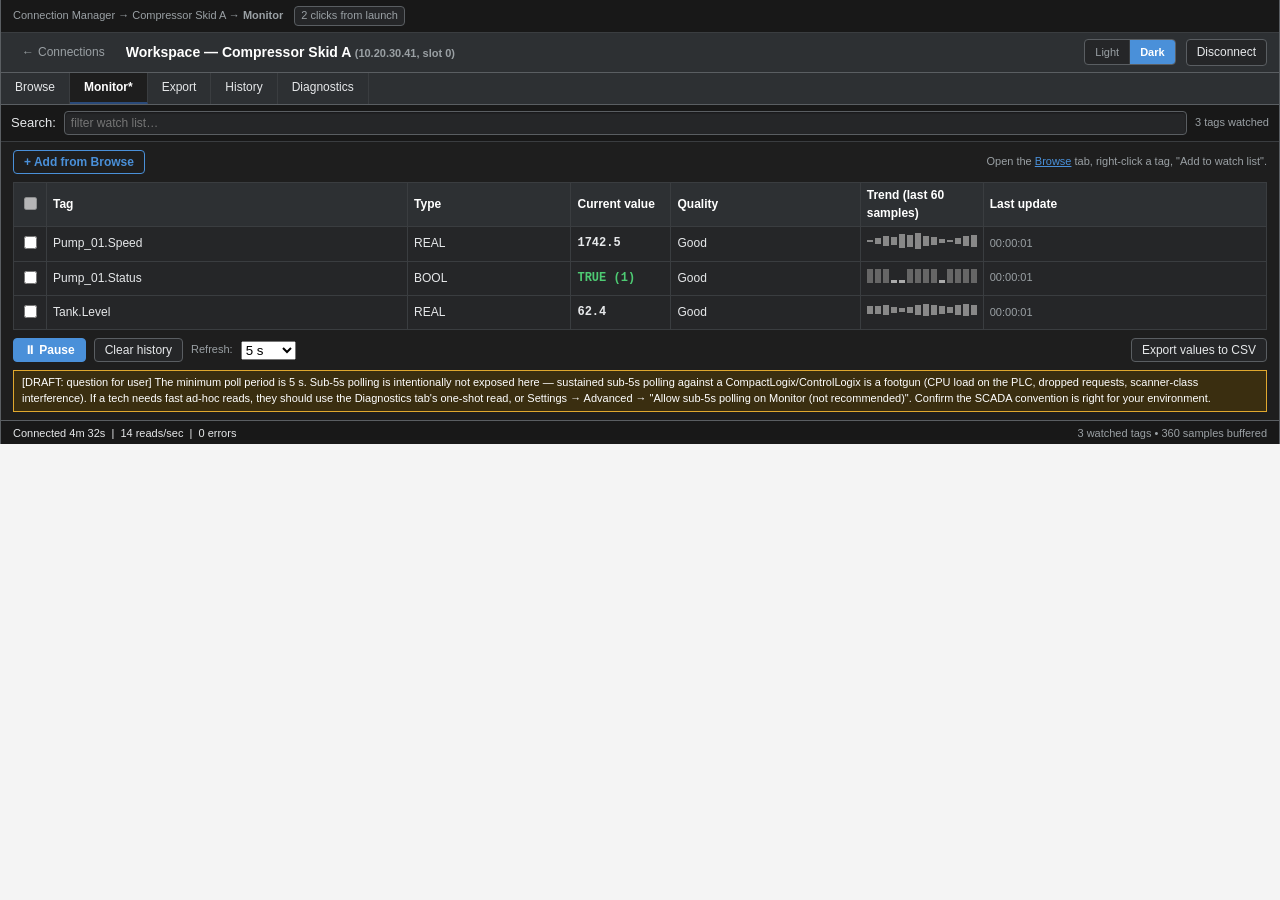
<file: mockups/05-workspace-monitor.html>
<!DOCTYPE html>
<html lang="en">
<head>
<meta charset="utf-8">
<title>05 — Workspace: Monitor</title>
<link rel="stylesheet" href="wireframe.css">
</head>
<body class="theme-dark">
<div class="page">

  <div class="crumbs">
    Connection Manager &rarr; Compressor Skid A &rarr; <b>Monitor</b>
    <span class="badge">2 clicks from launch</span>
  </div>

  <div class="topbar">
        <div class="topbar-left">
      <a class="back-link" href="01-connection-manager.html" title="Back to Connections (keeps the PLC connection alive)">
        <span class="arrow" aria-hidden="true">&#8592;</span><span>Connections</span>
      </a>
    </div>
<div class="title">
      Workspace — Compressor Skid A <span class="hint">(10.20.30.41, slot 0)</span>
    </div>
    <div class="actions">
      <div class="theme-toggle" role="group" aria-label="Theme">
        <button type="button" id="theme-light">Light</button>
        <button type="button" id="theme-dark">Dark</button>
      </div>

      <a class="btn" href="01-connection-manager.html">Disconnect</a>
    </div>
  </div>

  <div class="tabs">
    <a class="tab" href="04-workspace-browse.html">Browse</a>
    <a class="tab active" href="05-workspace-monitor.html">Monitor*</a>
    <a class="tab" href="06-workspace-export.html">Export</a>
    <a class="tab" href="07-workspace-history.html">History</a>
    <a class="tab" href="08-workspace-diagnostics.html">Diagnostics</a>
  </div>

  <div class="searchbar">
    <span>Search:</span>
    <input type="text" placeholder="filter watch list…">
    <span class="count">3 tags watched</span>
  </div>

  <div class="btn-row" style="margin: 8px 12px;">
    <button class="secondary">+ Add from Browse</button>
    <span class="hint" style="margin-left:auto;">
      Open the <a href="04-workspace-browse.html">Browse</a> tab, right-click a tag, "Add to watch list".
    </span>
  </div>

  <!--
    [DRAFT: question for user] Empty-state for the watch list.
    When 0 rows are in the watch list, the table above is hidden and the
    following block is shown in its place (currently COMMENTED OUT — the
    table is populated with 3 sample rows for the wireframe; the real
    app will toggle between table and empty state at runtime).

    Proposed copy:
      "Watch list is empty. Right-click any tag in the tag tree to add it,
       or use [+ Add from Browse]."

    Open question: should the empty state also offer a quick-link to the
    Browse tab (e.g. "Go to Browse →") in addition to the hint copy?
  -->
  <!--
  <div class="empty" style="margin: 0 12px; padding: 32px; border: 1px dashed var(--color-border);">
    Watch list is empty. Right-click any tag in the tag tree to add it,
    or use <b>[+ Add from Browse]</b> to open the tag picker.
  </div>
  -->

  <table class="watchlist" style="margin: 0 12px; width: calc(100% - 24px);">
    <thead>
      <tr>
        <th style="width: 24px;"><input type="checkbox" disabled></th>
        <th>Tag</th>
        <th>Type</th>
        <th>Current value</th>
        <th>Quality</th>
        <th>Trend (last 60 samples)</th>
        <th>Last update</th>
      </tr>
    </thead>
    <tbody>
      <tr>
        <td><input type="checkbox"></td>
        <td>Pump_01.Speed</td>
        <td>REAL</td>
        <td class="value">1742.5</td>
        <td>Good</td>
        <td class="spark">
          <!-- placeholder sparkline (boxes, not real data) -->
          <svg width="110" height="20" viewBox="0 0 110 20" aria-label="trend placeholder">
            <rect x="0"   y="9" width="6" height="2" fill="#888"></rect>
            <rect x="8"   y="7" width="6" height="6" fill="#888"></rect>
            <rect x="16"  y="5" width="6" height="10" fill="#888"></rect>
            <rect x="24"  y="6" width="6" height="8" fill="#888"></rect>
            <rect x="32"  y="3" width="6" height="14" fill="#888"></rect>
            <rect x="40"  y="4" width="6" height="12" fill="#888"></rect>
            <rect x="48"  y="2" width="6" height="16" fill="#888"></rect>
            <rect x="56"  y="5" width="6" height="10" fill="#888"></rect>
            <rect x="64"  y="6" width="6" height="8"  fill="#888"></rect>
            <rect x="72"  y="8" width="6" height="4"  fill="#888"></rect>
            <rect x="80"  y="9" width="6" height="2"  fill="#888"></rect>
            <rect x="88"  y="7" width="6" height="6"  fill="#888"></rect>
            <rect x="96"  y="5" width="6" height="10" fill="#888"></rect>
            <rect x="104" y="4" width="6" height="12" fill="#888"></rect>
          </svg>
        </td>
        <td class="hint">00:00:01</td>
      </tr>
      <tr>
        <td><input type="checkbox"></td>
        <td>Pump_01.Status</td>
        <td>BOOL</td>
        <td class="value bool-true">TRUE (1)</td>
        <td>Good</td>
        <td class="spark">
          <svg width="110" height="20" viewBox="0 0 110 20" aria-label="trend placeholder">
            <rect x="0"   y="3"  width="6" height="14" fill="#666"></rect>
            <rect x="8"   y="3"  width="6" height="14" fill="#666"></rect>
            <rect x="16"  y="3"  width="6" height="14" fill="#666"></rect>
            <rect x="24"  y="14" width="6" height="3"  fill="#aaa"></rect>
            <rect x="32"  y="14" width="6" height="3"  fill="#aaa"></rect>
            <rect x="40"  y="3"  width="6" height="14" fill="#666"></rect>
            <rect x="48"  y="3"  width="6" height="14" fill="#666"></rect>
            <rect x="56"  y="3"  width="6" height="14" fill="#666"></rect>
            <rect x="64"  y="3"  width="6" height="14" fill="#666"></rect>
            <rect x="72"  y="14" width="6" height="3"  fill="#aaa"></rect>
            <rect x="80"  y="3"  width="6" height="14" fill="#666"></rect>
            <rect x="88"  y="3"  width="6" height="14" fill="#666"></rect>
            <rect x="96"  y="3"  width="6" height="14" fill="#666"></rect>
            <rect x="104" y="3"  width="6" height="14" fill="#666"></rect>
          </svg>
        </td>
        <td class="hint">00:00:01</td>
      </tr>
      <tr>
        <td><input type="checkbox"></td>
        <td>Tank.Level</td>
        <td>REAL</td>
        <td class="value">62.4</td>
        <td>Good</td>
        <td class="spark">
          <svg width="110" height="20" viewBox="0 0 110 20" aria-label="trend placeholder">
            <rect x="0"   y="6"  width="6" height="8"  fill="#888"></rect>
            <rect x="8"   y="6"  width="6" height="8"  fill="#888"></rect>
            <rect x="16"  y="5"  width="6" height="10" fill="#888"></rect>
            <rect x="24"  y="7"  width="6" height="6"  fill="#888"></rect>
            <rect x="32"  y="8"  width="6" height="4"  fill="#888"></rect>
            <rect x="40"  y="7"  width="6" height="6"  fill="#888"></rect>
            <rect x="48"  y="5"  width="6" height="10" fill="#888"></rect>
            <rect x="56"  y="4"  width="6" height="12" fill="#888"></rect>
            <rect x="64"  y="5"  width="6" height="10" fill="#888"></rect>
            <rect x="72"  y="6"  width="6" height="8"  fill="#888"></rect>
            <rect x="80"  y="7"  width="6" height="6"  fill="#888"></rect>
            <rect x="88"  y="5"  width="6" height="10" fill="#888"></rect>
            <rect x="96"  y="4"  width="6" height="12" fill="#888"></rect>
            <rect x="104" y="5"  width="6" height="10" fill="#888"></rect>
          </svg>
        </td>
        <td class="hint">00:00:01</td>
      </tr>
    </tbody>
  </table>

  <div class="btn-row" style="margin: 8px 12px;">
    <button class="primary">⏸ Pause</button>
    <button>Clear history</button>
    <span class="hint">Refresh:</span>
    <select>
      <option selected>5 s</option>
      <option>15 s</option>
      <option>30 s</option>
      <option>1 min</option>
      <option>5 min</option>
    </select>
    <span style="margin-left:auto;"></span>
    <button>Export values to CSV</button>
  </div>

  <div class="draft-note">
    [DRAFT: question for user] The minimum poll period is 5 s. Sub-5s polling is intentionally
    not exposed here — sustained sub-5s polling against a CompactLogix/ControlLogix is a
    footgun (CPU load on the PLC, dropped requests, scanner-class interference). If a tech
    needs fast ad-hoc reads, they should use the Diagnostics tab's one-shot read, or
    Settings &rarr; Advanced &rarr; "Allow sub-5s polling on Monitor (not recommended)".
    Confirm the SCADA convention is right for your environment.
  </div>

  <div class="statusbar">
    <span>Connected 4m 32s &nbsp;|&nbsp; 14 reads/sec &nbsp;|&nbsp; 0 errors</span>
    <span class="hint">3 watched tags • 360 samples buffered</span>
  </div>

</div>
<script>
  // Shared theme controller. Reads localStorage.plc-theme and applies the body class.
  // Wired to .theme-toggle buttons if present. Defaults to dark.
  (function () {
    var b = document.body;
    function apply(theme) {
      if (theme === 'dark') b.classList.add('theme-dark');
      else b.classList.remove('theme-dark');
      var l = document.getElementById('theme-light');
      var d = document.getElementById('theme-dark');
      if (l) l.classList.toggle('is-active', theme === 'light');
      if (d) d.classList.toggle('is-active', theme === 'dark');
      try { localStorage.setItem('plc-theme', theme); } catch (e) {}
    }
    var saved = null;
    try { saved = localStorage.getItem('plc-theme'); } catch (e) {}
    if (saved !== 'light' && saved !== 'dark') saved = 'dark';
    apply(saved);
    var l = document.getElementById('theme-light');
    var d = document.getElementById('theme-dark');
    if (l) l.addEventListener('click', function () { apply('light'); });
    if (d) d.addEventListener('click', function () { apply('dark'); });
  })();
</script>
</body>
</html>
</file>
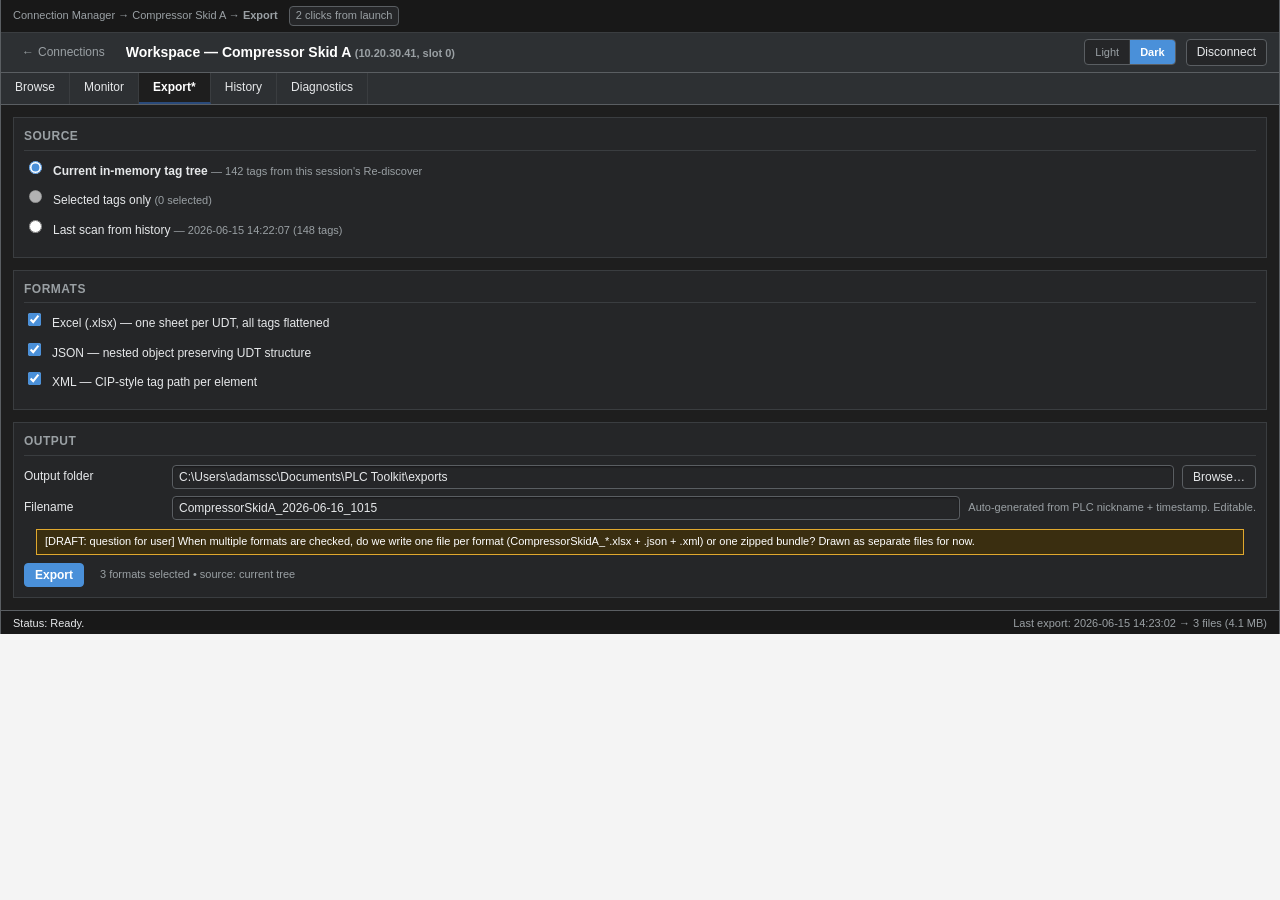
<file: mockups/06-workspace-export.html>
<!DOCTYPE html>
<html lang="en">
<head>
<meta charset="utf-8">
<title>06 — Workspace: Export</title>
<link rel="stylesheet" href="wireframe.css">
</head>
<body class="theme-dark">
<div class="page">

  <div class="crumbs">
    Connection Manager &rarr; Compressor Skid A &rarr; <b>Export</b>
    <span class="badge">2 clicks from launch</span>
  </div>

  <div class="topbar">
        <div class="topbar-left">
      <a class="back-link" href="01-connection-manager.html" title="Back to Connections (keeps the PLC connection alive)">
        <span class="arrow" aria-hidden="true">&#8592;</span><span>Connections</span>
      </a>
    </div>
<div class="title">
      Workspace — Compressor Skid A <span class="hint">(10.20.30.41, slot 0)</span>
    </div>
    <div class="actions">
      <div class="theme-toggle" role="group" aria-label="Theme">
        <button type="button" id="theme-light">Light</button>
        <button type="button" id="theme-dark">Dark</button>
      </div>

      <a class="btn" href="01-connection-manager.html">Disconnect</a>
    </div>
  </div>

  <div class="tabs">
    <a class="tab" href="04-workspace-browse.html">Browse</a>
    <a class="tab" href="05-workspace-monitor.html">Monitor</a>
    <a class="tab active" href="06-workspace-export.html">Export*</a>
    <a class="tab" href="07-workspace-history.html">History</a>
    <a class="tab" href="08-workspace-diagnostics.html">Diagnostics</a>
  </div>

  <div class="section">

    <h3>Source</h3>

    <div class="radio-row">
      <input type="radio" id="src-tree" name="src" checked>
      <label for="src-tree">
        <b>Current in-memory tag tree</b>
        <span class="hint">— 142 tags from this session's Re-discover</span>
      </label>
    </div>

    <div class="radio-row">
      <input type="radio" id="src-sel" name="src" disabled>
      <label for="src-sel">
        Selected tags only <span class="hint">(0 selected)</span>
      </label>
    </div>

    <div class="radio-row">
      <input type="radio" id="src-scan" name="src">
      <label for="src-scan">
        Last scan from history
        <span class="hint">— 2026-06-15 14:22:07 (148 tags)</span>
      </label>
    </div>

  </div>

  <div class="section">

    <h3>Formats</h3>

    <div class="checkbox-row">
      <input type="checkbox" id="fmt-xlsx" checked>
      <label for="fmt-xlsx">Excel (.xlsx) — one sheet per UDT, all tags flattened</label>
    </div>
    <div class="checkbox-row">
      <input type="checkbox" id="fmt-json" checked>
      <label for="fmt-json">JSON — nested object preserving UDT structure</label>
    </div>
    <div class="checkbox-row">
      <input type="checkbox" id="fmt-xml" checked>
      <label for="fmt-xml">XML — CIP-style tag path per element</label>
    </div>

  </div>

  <div class="section">

    <h3>Output</h3>

    <div class="field">
      <label for="exp-folder">Output folder</label>
      <input id="exp-folder" type="text" value="C:\Users\adamssc\Documents\PLC Toolkit\exports">
      <button>Browse…</button>
    </div>

    <div class="field">
      <label for="exp-name">Filename</label>
      <input id="exp-name" type="text" value="CompressorSkidA_2026-06-16_1015">
      <span class="hint">Auto-generated from PLC nickname + timestamp. Editable.</span>
    </div>

    <div class="draft-note">
      [DRAFT: question for user] When multiple formats are checked, do we write one file per format
      (CompressorSkidA_*.xlsx + .json + .xml) or one zipped bundle? Drawn as separate files for now.
    </div>

    <div class="btn-row" style="margin-top: 8px;">
      <button class="primary">Export</button>
      <span class="hint" style="margin-left: 8px;">3 formats selected • source: current tree</span>
    </div>

  </div>

  <div class="statusbar">
    <span>Status: Ready.</span>
    <span class="hint">Last export: 2026-06-15 14:23:02 → 3 files (4.1 MB)</span>
  </div>

</div>
<script>
  // Shared theme controller. Reads localStorage.plc-theme and applies the body class.
  // Wired to .theme-toggle buttons if present. Defaults to dark.
  (function () {
    var b = document.body;
    function apply(theme) {
      if (theme === 'dark') b.classList.add('theme-dark');
      else b.classList.remove('theme-dark');
      var l = document.getElementById('theme-light');
      var d = document.getElementById('theme-dark');
      if (l) l.classList.toggle('is-active', theme === 'light');
      if (d) d.classList.toggle('is-active', theme === 'dark');
      try { localStorage.setItem('plc-theme', theme); } catch (e) {}
    }
    var saved = null;
    try { saved = localStorage.getItem('plc-theme'); } catch (e) {}
    if (saved !== 'light' && saved !== 'dark') saved = 'dark';
    apply(saved);
    var l = document.getElementById('theme-light');
    var d = document.getElementById('theme-dark');
    if (l) l.addEventListener('click', function () { apply('light'); });
    if (d) d.addEventListener('click', function () { apply('dark'); });
  })();
</script>
</body>
</html>
</file>
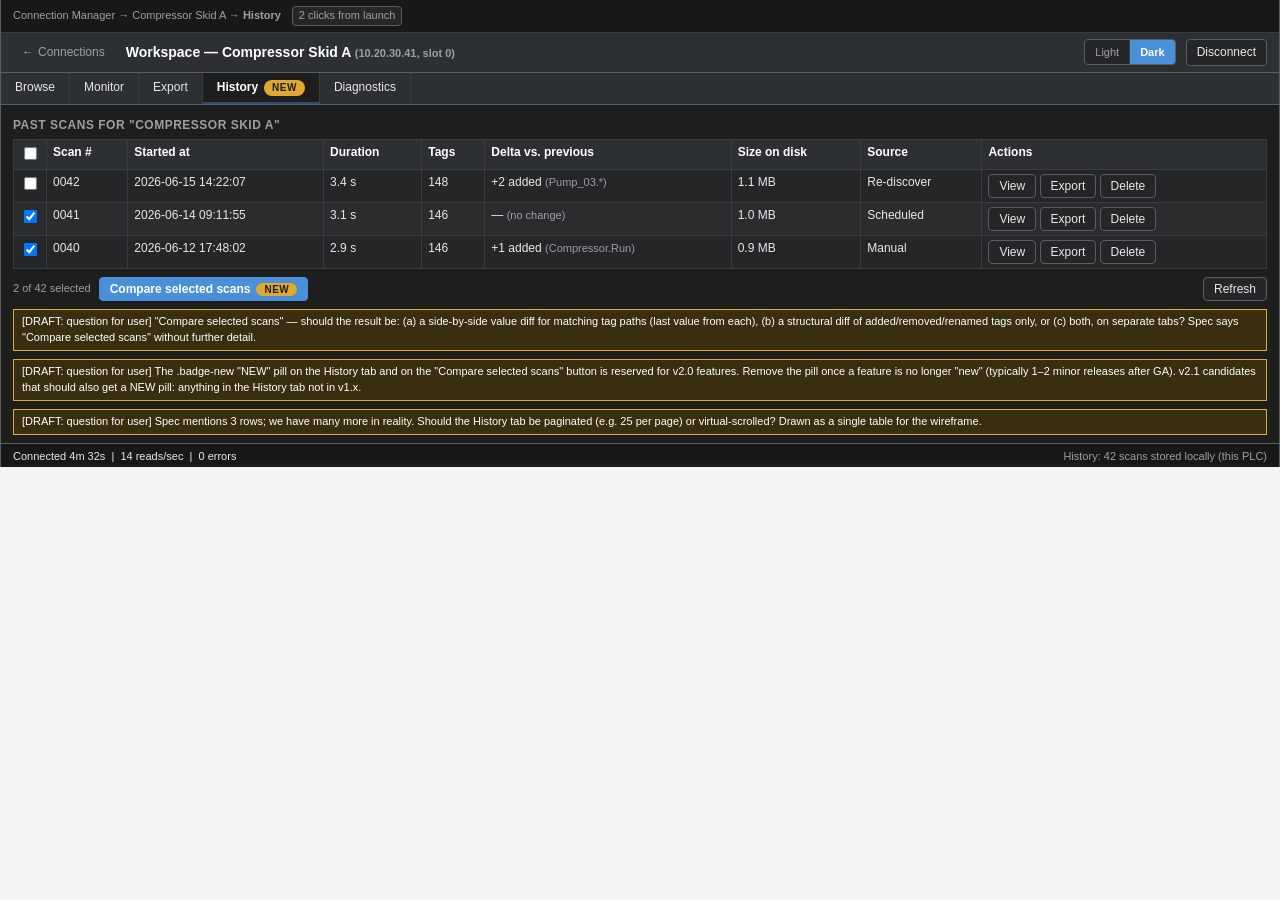
<file: mockups/07-workspace-history.html>
<!DOCTYPE html>
<html lang="en">
<head>
<meta charset="utf-8">
<title>07 — Workspace: History</title>
<link rel="stylesheet" href="wireframe.css">
</head>
<body class="theme-dark">
<div class="page">

  <div class="crumbs">
    Connection Manager &rarr; Compressor Skid A &rarr; <b>History</b>
    <span class="badge">2 clicks from launch</span>
  </div>

  <div class="topbar">
        <div class="topbar-left">
      <a class="back-link" href="01-connection-manager.html" title="Back to Connections (keeps the PLC connection alive)">
        <span class="arrow" aria-hidden="true">&#8592;</span><span>Connections</span>
      </a>
    </div>
<div class="title">
      Workspace — Compressor Skid A <span class="hint">(10.20.30.41, slot 0)</span>
    </div>
    <div class="actions">
      <div class="theme-toggle" role="group" aria-label="Theme">
        <button type="button" id="theme-light">Light</button>
        <button type="button" id="theme-dark">Dark</button>
      </div>

      <a class="btn" href="01-connection-manager.html">Disconnect</a>
    </div>
  </div>

  <div class="tabs">
    <a class="tab" href="04-workspace-browse.html">Browse</a>
    <a class="tab" href="05-workspace-monitor.html">Monitor</a>
    <a class="tab" href="06-workspace-export.html">Export</a>
    <a class="tab active" href="07-workspace-history.html">History<span class="badge-new">NEW</span></a>
    <a class="tab" href="08-workspace-diagnostics.html">Diagnostics</a>
  </div>

  <div class="section-title">Past scans for "Compressor Skid A"</div>

  <table class="grid" style="margin: 0 12px; width: calc(100% - 24px);">
    <thead>
      <tr>
        <th style="width:24px;"><input type="checkbox"></th>
        <th>Scan #</th>
        <th>Started at</th>
        <th>Duration</th>
        <th>Tags</th>
        <th>Delta vs. previous</th>
        <th>Size on disk</th>
        <th>Source</th>
        <th>Actions</th>
      </tr>
    </thead>
    <tbody>
      <tr>
        <td><input type="checkbox"></td>
        <td>0042</td>
        <td>2026-06-15 14:22:07</td>
        <td>3.4 s</td>
        <td>148</td>
        <td>+2 added <span class="hint">(Pump_03.*)</span></td>
        <td>1.1 MB</td>
        <td>Re-discover</td>
        <td>
          <button>View</button>
          <button>Export</button>
          <button>Delete</button>
        </td>
      </tr>
      <tr>
        <td><input type="checkbox" checked></td>
        <td>0041</td>
        <td>2026-06-14 09:11:55</td>
        <td>3.1 s</td>
        <td>146</td>
        <td>— <span class="hint">(no change)</span></td>
        <td>1.0 MB</td>
        <td>Scheduled</td>
        <td>
          <button>View</button>
          <button>Export</button>
          <button>Delete</button>
        </td>
      </tr>
      <tr>
        <td><input type="checkbox" checked></td>
        <td>0040</td>
        <td>2026-06-12 17:48:02</td>
        <td>2.9 s</td>
        <td>146</td>
        <td>+1 added <span class="hint">(Compressor.Run)</span></td>
        <td>0.9 MB</td>
        <td>Manual</td>
        <td>
          <button>View</button>
          <button>Export</button>
          <button>Delete</button>
        </td>
      </tr>
    </tbody>
  </table>

  <div class="btn-row" style="margin: 8px 12px;">
    <span class="hint">2 of 42 selected</span>
    <button class="primary">Compare selected scans<span class="badge-new">NEW</span></button>
    <span style="margin-left:auto;"></span>
    <button>Refresh</button>
  </div>

  <div class="draft-note">
    [DRAFT: question for user] "Compare selected scans" — should the result be:
    (a) a side-by-side value diff for matching tag paths (last value from each),
    (b) a structural diff of added/removed/renamed tags only, or
    (c) both, on separate tabs? Spec says "Compare selected scans" without further detail.
  </div>

  <div class="draft-note">
    [DRAFT: question for user] The .badge-new "NEW" pill on the History tab and on the
    "Compare selected scans" button is reserved for v2.0 features. Remove the pill once
    a feature is no longer "new" (typically 1–2 minor releases after GA). v2.1 candidates
    that should also get a NEW pill: anything in the History tab not in v1.x.
  </div>

  <div class="draft-note">
    [DRAFT: question for user] Spec mentions 3 rows; we have many more in reality. Should the
    History tab be paginated (e.g. 25 per page) or virtual-scrolled? Drawn as a single table for
    the wireframe.
  </div>

  <div class="statusbar">
    <span>Connected 4m 32s &nbsp;|&nbsp; 14 reads/sec &nbsp;|&nbsp; 0 errors</span>
    <span class="hint">History: 42 scans stored locally (this PLC)</span>
  </div>

</div>
<script>
  // Shared theme controller. Reads localStorage.plc-theme and applies the body class.
  // Wired to .theme-toggle buttons if present. Defaults to dark.
  (function () {
    var b = document.body;
    function apply(theme) {
      if (theme === 'dark') b.classList.add('theme-dark');
      else b.classList.remove('theme-dark');
      var l = document.getElementById('theme-light');
      var d = document.getElementById('theme-dark');
      if (l) l.classList.toggle('is-active', theme === 'light');
      if (d) d.classList.toggle('is-active', theme === 'dark');
      try { localStorage.setItem('plc-theme', theme); } catch (e) {}
    }
    var saved = null;
    try { saved = localStorage.getItem('plc-theme'); } catch (e) {}
    if (saved !== 'light' && saved !== 'dark') saved = 'dark';
    apply(saved);
    var l = document.getElementById('theme-light');
    var d = document.getElementById('theme-dark');
    if (l) l.addEventListener('click', function () { apply('light'); });
    if (d) d.addEventListener('click', function () { apply('dark'); });
  })();
</script>
</body>
</html>
</file>
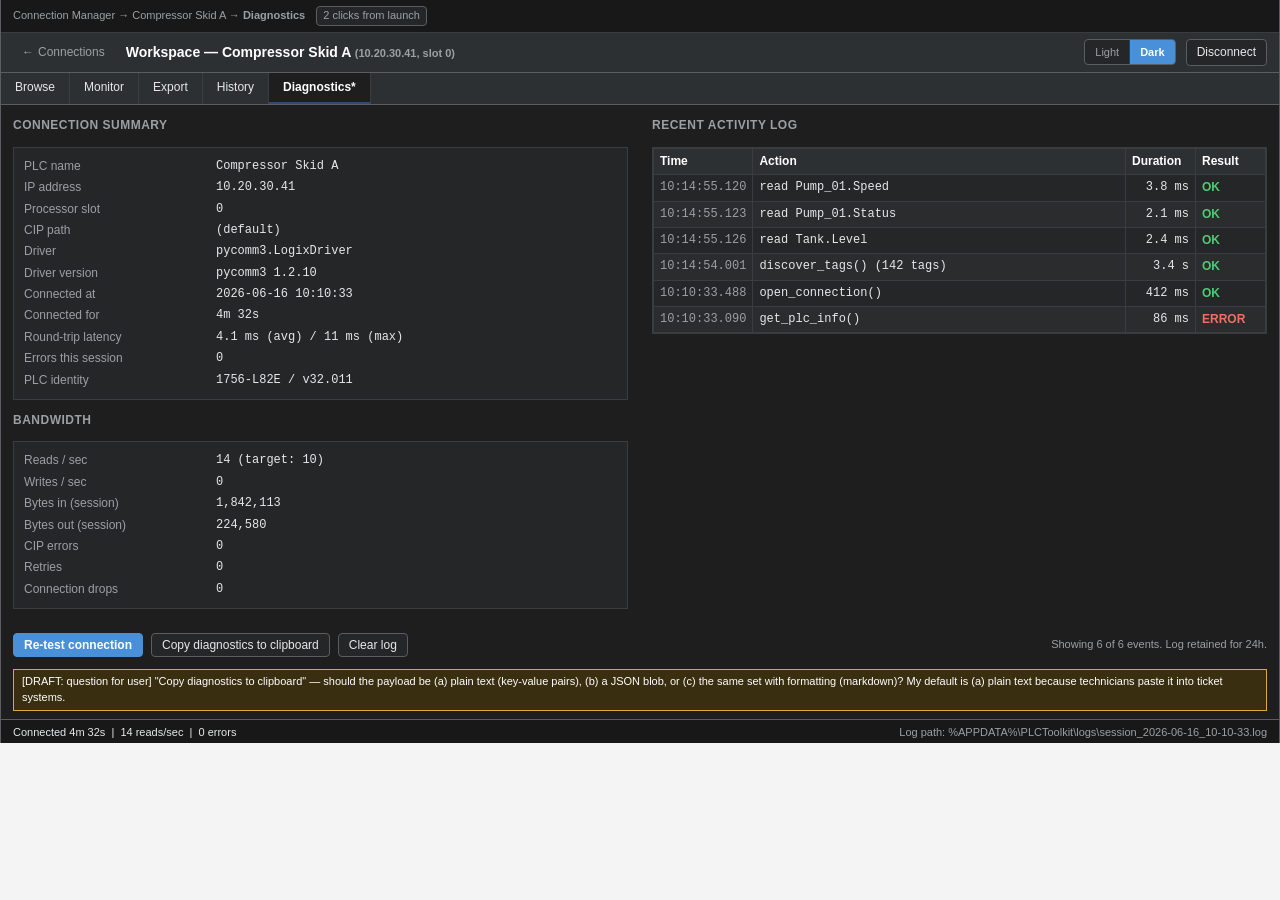
<file: mockups/08-workspace-diagnostics.html>
<!DOCTYPE html>
<html lang="en">
<head>
<meta charset="utf-8">
<title>08 — Workspace: Diagnostics</title>
<link rel="stylesheet" href="wireframe.css">
</head>
<body class="theme-dark">
<div class="page">

  <div class="crumbs">
    Connection Manager &rarr; Compressor Skid A &rarr; <b>Diagnostics</b>
    <span class="badge">2 clicks from launch</span>
  </div>

  <div class="topbar">
        <div class="topbar-left">
      <a class="back-link" href="01-connection-manager.html" title="Back to Connections (keeps the PLC connection alive)">
        <span class="arrow" aria-hidden="true">&#8592;</span><span>Connections</span>
      </a>
    </div>
<div class="title">
      Workspace — Compressor Skid A <span class="hint">(10.20.30.41, slot 0)</span>
    </div>
    <div class="actions">
      <div class="theme-toggle" role="group" aria-label="Theme">
        <button type="button" id="theme-light">Light</button>
        <button type="button" id="theme-dark">Dark</button>
      </div>

      <a class="btn" href="01-connection-manager.html">Disconnect</a>
    </div>
  </div>

  <div class="tabs">
    <a class="tab" href="04-workspace-browse.html">Browse</a>
    <a class="tab" href="05-workspace-monitor.html">Monitor</a>
    <a class="tab" href="06-workspace-export.html">Export</a>
    <a class="tab" href="07-workspace-history.html">History</a>
    <a class="tab active" href="08-workspace-diagnostics.html">Diagnostics*</a>
  </div>

  <div style="display:grid; grid-template-columns: 1fr 1fr; gap: 0;">

    <!-- Left column: connection summary + bandwidth -->
    <div>

      <div class="section-title">Connection summary</div>
      <div class="section">
        <dl class="kv">
          <dt>PLC name</dt>          <dd>Compressor Skid A</dd>
          <dt>IP address</dt>        <dd>10.20.30.41</dd>
          <dt>Processor slot</dt>    <dd>0</dd>
          <dt>CIP path</dt>          <dd>(default)</dd>
          <dt>Driver</dt>            <dd>pycomm3.LogixDriver</dd>
          <dt>Driver version</dt>    <dd>pycomm3 1.2.10</dd>
          <dt>Connected at</dt>      <dd>2026-06-16 10:10:33</dd>
          <dt>Connected for</dt>     <dd>4m 32s</dd>
          <dt>Round-trip latency</dt><dd>4.1 ms (avg) / 11 ms (max)</dd>
          <dt>Errors this session</dt><dd>0</dd>
          <dt>PLC identity</dt>      <dd>1756-L82E / v32.011</dd>
        </dl>
      </div>

      <div class="section-title">Bandwidth</div>
      <div class="section">
        <dl class="kv">
          <dt>Reads / sec</dt>     <dd>14 (target: 10)</dd>
          <dt>Writes / sec</dt>     <dd>0</dd>
          <dt>Bytes in (session)</dt> <dd>1,842,113</dd>
          <dt>Bytes out (session)</dt><dd>224,580</dd>
          <dt>CIP errors</dt>       <dd>0</dd>
          <dt>Retries</dt>          <dd>0</dd>
          <dt>Connection drops</dt> <dd>0</dd>
        </dl>
      </div>

    </div>

    <!-- Right column: activity log -->
    <div>

      <div class="section-title">Recent activity log</div>
      <div class="section" style="padding: 0;">
        <table class="grid log-table" style="width:100%;">
          <thead>
            <tr>
              <th>Time</th>
              <th>Action</th>
              <th>Duration</th>
              <th>Result</th>
            </tr>
          </thead>
          <tbody>
            <tr>
              <td class="ts">10:14:55.120</td>
              <td class="action">read Pump_01.Speed</td>
              <td class="dur">3.8 ms</td>
              <td class="result ok">OK</td>
            </tr>
            <tr>
              <td class="ts">10:14:55.123</td>
              <td class="action">read Pump_01.Status</td>
              <td class="dur">2.1 ms</td>
              <td class="result ok">OK</td>
            </tr>
            <tr>
              <td class="ts">10:14:55.126</td>
              <td class="action">read Tank.Level</td>
              <td class="dur">2.4 ms</td>
              <td class="result ok">OK</td>
            </tr>
            <tr>
              <td class="ts">10:14:54.001</td>
              <td class="action">discover_tags() (142 tags)</td>
              <td class="dur">3.4 s</td>
              <td class="result ok">OK</td>
            </tr>
            <tr>
              <td class="ts">10:10:33.488</td>
              <td class="action">open_connection()</td>
              <td class="dur">412 ms</td>
              <td class="result ok">OK</td>
            </tr>
            <tr>
              <td class="ts">10:10:33.090</td>
              <td class="action">get_plc_info()</td>
              <td class="dur">86 ms</td>
              <td class="result err">ERROR</td>
            </tr>
          </tbody>
        </table>
      </div>

    </div>

  </div>

  <div class="btn-row" style="margin: 12px;">
    <button class="primary">Re-test connection</button>
    <button>Copy diagnostics to clipboard</button>
    <button>Clear log</button>
    <span class="hint" style="margin-left:auto;">Showing 6 of 6 events. Log retained for 24h.</span>
  </div>

  <div class="draft-note">
    [DRAFT: question for user] "Copy diagnostics to clipboard" — should the payload be
    (a) plain text (key-value pairs),
    (b) a JSON blob, or
    (c) the same set with formatting (markdown)?
    My default is (a) plain text because technicians paste it into ticket systems.
  </div>

  <div class="statusbar">
    <span>Connected 4m 32s &nbsp;|&nbsp; 14 reads/sec &nbsp;|&nbsp; 0 errors</span>
    <span class="hint">Log path: %APPDATA%\PLCToolkit\logs\session_2026-06-16_10-10-33.log</span>
  </div>

</div>
<script>
  // Shared theme controller. Reads localStorage.plc-theme and applies the body class.
  // Wired to .theme-toggle buttons if present. Defaults to dark.
  (function () {
    var b = document.body;
    function apply(theme) {
      if (theme === 'dark') b.classList.add('theme-dark');
      else b.classList.remove('theme-dark');
      var l = document.getElementById('theme-light');
      var d = document.getElementById('theme-dark');
      if (l) l.classList.toggle('is-active', theme === 'light');
      if (d) d.classList.toggle('is-active', theme === 'dark');
      try { localStorage.setItem('plc-theme', theme); } catch (e) {}
    }
    var saved = null;
    try { saved = localStorage.getItem('plc-theme'); } catch (e) {}
    if (saved !== 'light' && saved !== 'dark') saved = 'dark';
    apply(saved);
    var l = document.getElementById('theme-light');
    var d = document.getElementById('theme-dark');
    if (l) l.addEventListener('click', function () { apply('light'); });
    if (d) d.addEventListener('click', function () { apply('dark'); });
  })();
</script>
</body>
</html>
</file>
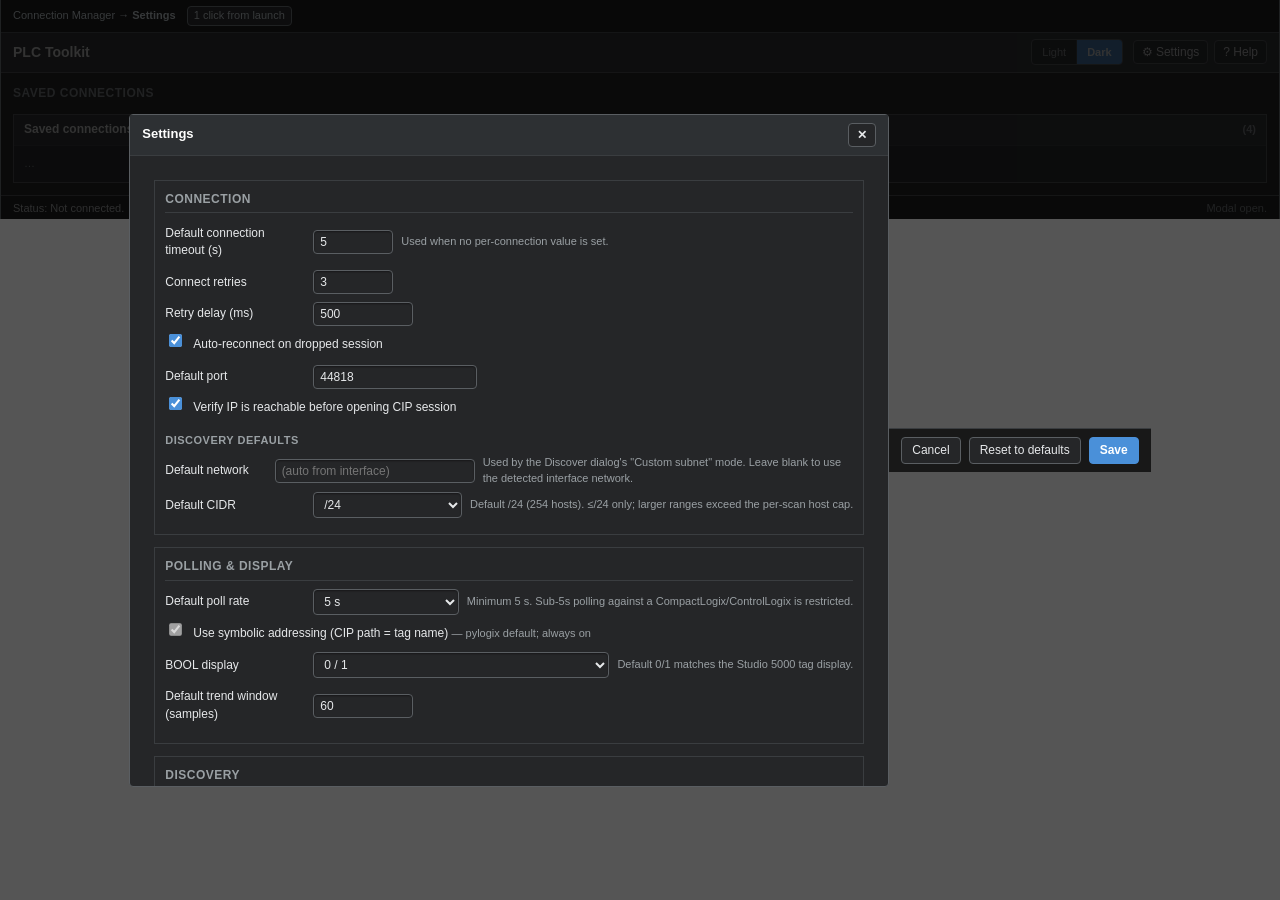
<file: mockups/09-settings.html>
<!DOCTYPE html>
<html lang="en">
<head>
<meta charset="utf-8">
<title>09 — Settings</title>
<link rel="stylesheet" href="wireframe.css">
</head>
<body class="theme-dark">
<div class="page">

  <div class="crumbs">
    Connection Manager &rarr; <b>Settings</b>
    <span class="badge">1 click from launch</span>
  </div>

  <!-- dimmed background chrome -->
  <div class="topbar" style="opacity:0.5;">
    <div class="title">PLC Toolkit</div>
    <div class="actions">
      <div class="theme-toggle" role="group" aria-label="Theme">
        <button type="button" id="theme-light">Light</button>
        <button type="button" id="theme-dark">Dark</button>
      </div>

      <span class="icon-btn">⚙ Settings</span>
      <span class="icon-btn">? Help</span>
    </div>
  </div>
  <div class="section-title" style="opacity:0.5;">Saved connections</div>
  <div class="panel" style="opacity:0.5;">
    <div class="panel-header">Saved connections <span class="hint">(4)</span></div>
    <div class="panel-body"><div class="hint">…</div></div>
  </div>
  <div class="statusbar" style="opacity:0.5;">
    <span>Status: Not connected.</span>
    <span class="hint">Modal open.</span>
  </div>

  <!-- Modal -->
  <div class="modal-backdrop">
    <div class="modal wide" style="width: 760px;" role="dialog" aria-labelledby="set-title">
      <div class="modal-header">
        <span id="set-title">Settings</span>
        <a class="icon-btn" href="01-connection-manager.html" aria-label="Close">✕</a>
      </div>
      <div class="modal-body" style="max-height: 70vh; overflow: auto;">

        <!-- ============== Connection ============== -->
        <div class="section">
          <h3>Connection</h3>

          <div class="field">
            <label for="s-timeout">Default connection timeout (s)</label>
            <input id="s-timeout" type="number" value="5" min="1" max="60" style="flex:0 0 80px;">
            <span class="hint">Used when no per-connection value is set.</span>
          </div>

          <div class="field">
            <label for="s-retry">Connect retries</label>
            <input id="s-retry" type="number" value="3" min="0" max="10" style="flex:0 0 80px;">
          </div>

          <div class="field">
            <label for="s-retrydelay">Retry delay (ms)</label>
            <input id="s-retrydelay" type="number" value="500" min="0" max="10000" step="100" style="flex:0 0 100px;">
          </div>

          <div class="checkbox-row">
            <input type="checkbox" id="s-autoreconnect" checked>
            <label for="s-autoreconnect">Auto-reconnect on dropped session</label>
          </div>

          <div class="field">
            <label for="s-defaultport">Default port</label>
            <input id="s-defaultport" type="number" value="44818" style="flex:0 0 100px;">
          </div>

          <div class="checkbox-row">
            <input type="checkbox" id="s-verify-ip" checked>
            <label for="s-verify-ip">Verify IP is reachable before opening CIP session</label>
          </div>

          <h4 style="margin: 12px 0 6px 0; font-size: 11px; text-transform: uppercase; letter-spacing: 0.5px; color: var(--color-fg-muted);">Discovery defaults</h4>

          <div class="field">
            <label for="s-disc-network">Default network</label>
            <input id="s-disc-network" type="text" placeholder="(auto from interface)" style="flex:0 0 200px;">
            <span class="hint">Used by the Discover dialog's "Custom subnet" mode. Leave blank to use the detected interface network.</span>
          </div>

          <div class="field">
            <label for="s-disc-cidr">Default CIDR</label>
            <select id="s-disc-cidr">
              <option>/16</option>
              <option>/20</option>
              <option selected>/24</option>
              <option>/25</option>
              <option>/26</option>
              <option>/27</option>
              <option>/28</option>
            </select>
            <span class="hint">Default /24 (254 hosts). &le;/24 only; larger ranges exceed the per-scan host cap.</span>
          </div>
        </div>

        <!-- ============== Polling & display ============== -->
        <div class="section">
          <h3>Polling &amp; display</h3>

          <div class="field">
            <label for="s-pollrate">Default poll rate</label>
            <select id="s-pollrate">
              <option selected>5 s</option>
              <option>15 s</option>
              <option>30 s</option>
              <option>1 min</option>
              <option>5 min</option>
            </select>
            <span class="hint">Minimum 5 s. Sub-5s polling against a CompactLogix/ControlLogix is restricted.</span>
          </div>

          <div class="checkbox-row">
            <input type="checkbox" id="s-symbolic" checked disabled>
            <label for="s-symbolic">Use symbolic addressing (CIP path = tag name) <span class="hint">— pylogix default; always on</span></label>
          </div>

          <div class="field">
            <label for="s-fmt-bool">BOOL display</label>
            <select id="s-fmt-bool">
              <option selected>0 / 1</option>
              <option>FALSE / TRUE</option>
              <option>Off / On</option>
            </select>
            <span class="hint">Default 0/1 matches the Studio 5000 tag display.</span>
          </div>

          <div class="field">
            <label for="s-trend">Default trend window (samples)</label>
            <input id="s-trend" type="number" value="60" min="10" max="1000" style="flex:0 0 100px;">
          </div>
        </div>

        <!-- ============== Discovery ============== -->
        <div class="section">
          <h3>Discovery</h3>

          <div class="field">
            <label for="s-conc">Probe concurrency</label>
            <input id="s-conc" type="number" value="50" min="1" max="254" style="flex:0 0 100px;">
            <span class="hint">Max parallel probes during a subnet scan. Subnet scan uses our own loop, not pylogix's broadcast.</span>
          </div>

          <div class="field">
            <label for="s-probetimeout">Per-probe timeout (ms)</label>
            <input id="s-probetimeout" type="number" value="500" min="100" max="5000" style="flex:0 0 100px;">
          </div>

          <div class="checkbox-row">
            <input type="checkbox" id="s-rememberiface">
            <label for="s-rememberiface">Remember last interface between sessions</label>
          </div>

          <div class="draft-note">
            [DRAFT: question for user] Probe checkboxes (EtherNet/IP, CSPv4, SLC EtherNet) used to
            live here. They were removed in v2.0 because pylogix only supports EtherNet/IP on
            44818. CSPv4 and SLC legacy would require raw socket code against the DF1 / CSPv4
            specs (1-2 weeks of work each) and even then would not return named tags, only
            data file addresses. The discover dialog's probe list shows the same explanation.
          </div>
        </div>

        <!-- ============== Storage ============== -->
        <div class="section">
          <h3>Storage</h3>

          <div class="field">
            <label for="s-dbpath">Database path</label>
            <input id="s-dbpath" type="text" value="%APPDATA%\PLCToolkit\plc_data.db">
            <button>Browse…</button>
          </div>

          <div class="field">
            <label for="s-scansdir">Scan archives</label>
            <input id="s-scansdir" type="text" value="%APPDATA%\PLCToolkit\plc_scans\">
            <button>Browse…</button>
          </div>

          <div class="field">
            <label for="s-retain">Retain history (days)</label>
            <input id="s-retain" type="number" value="90" min="1" max="3650" style="flex:0 0 100px;">
          </div>

          <div class="checkbox-row">
            <input type="checkbox" id="s-prune" checked>
            <label for="s-prune">Auto-prune scans older than retention window</label>
          </div>

          <div class="checkbox-row">
            <input type="checkbox" id="s-encrypt">
            <label for="s-encrypt">Encrypt local database (SQLCipher) <span class="hint">— planned for v2.1; pylogix does not yet support SQLCipher</span></label>
          </div>
        </div>

        <!-- ============== Export ============== -->
        <div class="section">
          <h3>Export</h3>

          <div class="field">
            <label for="s-exportdir">Default export folder</label>
            <input id="s-exportdir" type="text" value="%USERPROFILE%\Documents\PLCToolkit\exports">
            <button>Browse…</button>
          </div>

          <div class="field">
            <label for="s-fname">Filename template</label>
            <input id="s-fname" type="text" value="{nickname}_{YYYY-MM-DD}_{HHmm}">
            <span class="hint">Tokens: {nickname}, {ip}, {slot}, {YYYY-MM-DD}, {HHmm}</span>
          </div>

          <div class="checkbox-row">
            <input type="checkbox" id="s-xlsx" checked>
            <label for="s-xlsx">Excel (.xlsx) by default</label>
          </div>
          <div class="checkbox-row">
            <input type="checkbox" id="s-json" checked>
            <label for="s-json">JSON by default</label>
          </div>
          <div class="checkbox-row">
            <input type="checkbox" id="s-xml" checked>
            <label for="s-xml">XML by default</label>
          </div>

          <div class="checkbox-row">
            <input type="checkbox" id="s-openaft">
            <label for="s-openaft">Open output folder when export finishes</label>
          </div>
        </div>

        <!-- ============== Advanced ============== -->
        <div class="section">
          <h3>Advanced</h3>

          <div class="field">
            <label for="s-loglevel">Log level</label>
            <select id="s-loglevel">
              <option>DEBUG</option>
              <option selected>INFO</option>
              <option>WARNING</option>
              <option>ERROR</option>
            </select>
          </div>

          <div class="field">
            <label for="s-logpath">Log file path</label>
            <input id="s-logpath" type="text" value="%APPDATA%\PLCToolkit\logs\">
          </div>

          <div class="field">
            <label for="s-uichrome">UI theme</label>
            <select id="s-uichrome">
              <option selected>Dark (default)</option>
              <option>Light</option>
            </select>
            <span class="hint">User-overrides the default dark theme. Per-screen toggle is also available.</span>
          </div>
        </div>
          <div class="draft-note">
            [DRAFT: question for user] "UI theme" wasn't in the original settings list; included
            under Advanced as a placeholder because dark mode is usually requested. Remove if not
            wanted in v1.
          </div>
        </div>

      </div>
      <div class="modal-footer">
        <a class="btn" href="01-connection-manager.html">Cancel</a>
        <button>Reset to defaults</button>
        <button class="primary">Save</button>
      </div>
    </div>
  </div>

</div>
<script>
  // Shared theme controller. Reads localStorage.plc-theme and applies the body class.
  // Wired to .theme-toggle buttons if present. Defaults to dark.
  (function () {
    var b = document.body;
    function apply(theme) {
      if (theme === 'dark') b.classList.add('theme-dark');
      else b.classList.remove('theme-dark');
      var l = document.getElementById('theme-light');
      var d = document.getElementById('theme-dark');
      if (l) l.classList.toggle('is-active', theme === 'light');
      if (d) d.classList.toggle('is-active', theme === 'dark');
      try { localStorage.setItem('plc-theme', theme); } catch (e) {}
    }
    var saved = null;
    try { saved = localStorage.getItem('plc-theme'); } catch (e) {}
    if (saved !== 'light' && saved !== 'dark') saved = 'dark';
    apply(saved);
    var l = document.getElementById('theme-light');
    var d = document.getElementById('theme-dark');
    if (l) l.addEventListener('click', function () { apply('light'); });
    if (d) d.addEventListener('click', function () { apply('dark'); });
  })();
</script>
</body>
</html>
</file>
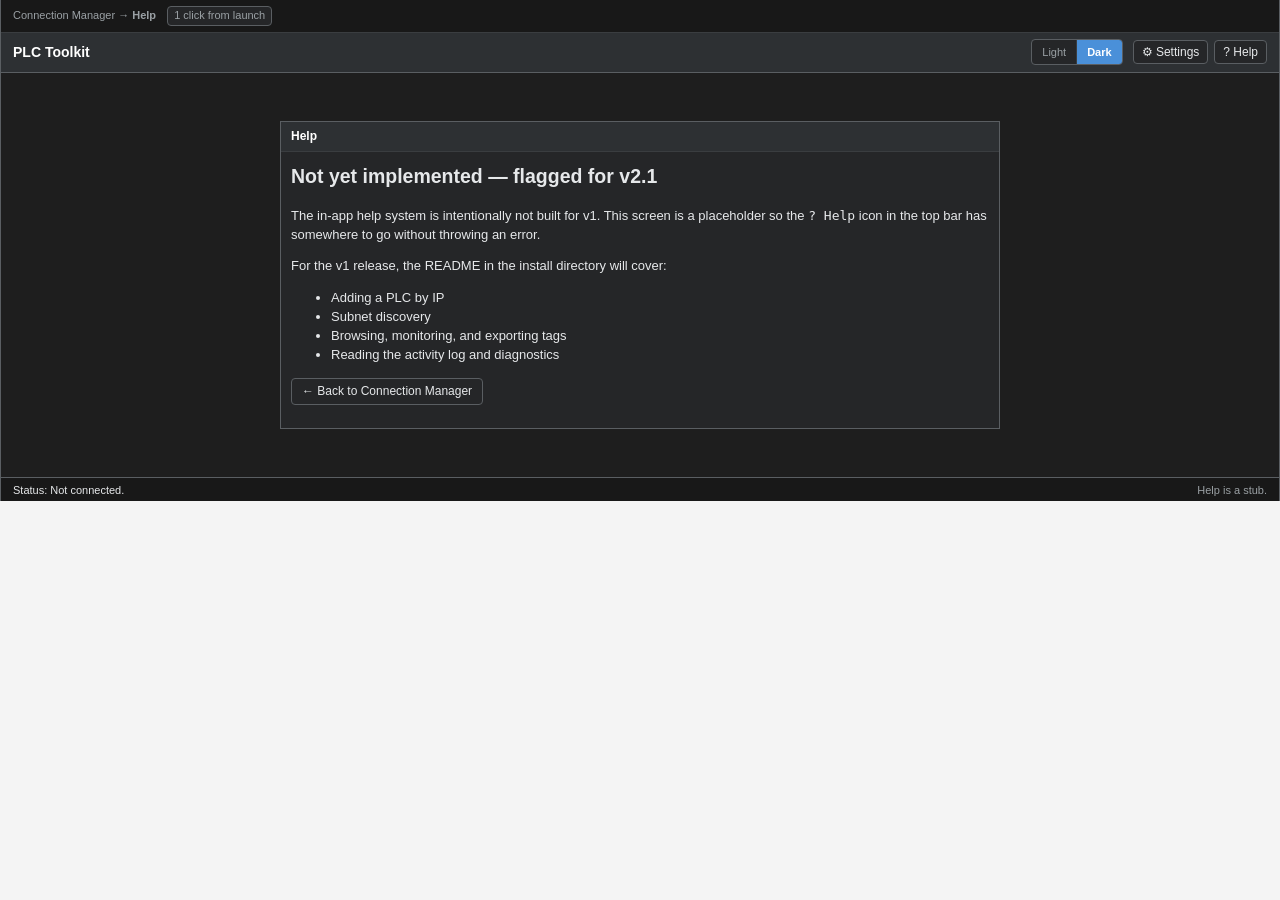
<file: mockups/10-help.html>
<!DOCTYPE html>
<html lang="en">
<head>
<meta charset="utf-8">
<title>10 — Help (placeholder)</title>
<link rel="stylesheet" href="wireframe.css">
</head>
<body class="theme-dark">
<div class="page">

  <div class="crumbs">
    Connection Manager &rarr; <b>Help</b>
    <span class="badge">1 click from launch</span>
  </div>

  <div class="topbar">
    <div class="title">PLC Toolkit</div>
    <div class="actions">
      <div class="theme-toggle" role="group" aria-label="Theme">
        <button type="button" id="theme-light">Light</button>
        <button type="button" id="theme-dark">Dark</button>
      </div>

      <a class="icon-btn" href="09-settings.html">⚙ Settings</a>
      <a class="icon-btn" href="10-help.html">? Help</a>
    </div>
  </div>

  <div class="panel" style="margin: 48px auto; max-width: 720px;">
    <div class="panel-header">Help</div>
    <div class="panel-body">
      <h2 style="margin-top: 0;">Not yet implemented — flagged for v2.1</h2>
      <p>
        The in-app help system is intentionally not built for v1. This screen is a placeholder so
        the <code>? Help</code> icon in the top bar has somewhere to go without throwing an error.
      </p>
      <p>For the v1 release, the README in the install directory will cover:</p>
      <ul>
        <li>Adding a PLC by IP</li>
        <li>Subnet discovery</li>
        <li>Browsing, monitoring, and exporting tags</li>
        <li>Reading the activity log and diagnostics</li>
      </ul>
      <p>
        <a class="btn" href="01-connection-manager.html">&larr; Back to Connection Manager</a>
      </p>
    </div>
  </div>

  <div class="statusbar">
    <span>Status: Not connected.</span>
    <span class="hint">Help is a stub.</span>
  </div>

</div>
<script>
  // Shared theme controller. Reads localStorage.plc-theme and applies the body class.
  // Wired to .theme-toggle buttons if present. Defaults to dark.
  (function () {
    var b = document.body;
    function apply(theme) {
      if (theme === 'dark') b.classList.add('theme-dark');
      else b.classList.remove('theme-dark');
      var l = document.getElementById('theme-light');
      var d = document.getElementById('theme-dark');
      if (l) l.classList.toggle('is-active', theme === 'light');
      if (d) d.classList.toggle('is-active', theme === 'dark');
      try { localStorage.setItem('plc-theme', theme); } catch (e) {}
    }
    var saved = null;
    try { saved = localStorage.getItem('plc-theme'); } catch (e) {}
    if (saved !== 'light' && saved !== 'dark') saved = 'dark';
    apply(saved);
    var l = document.getElementById('theme-light');
    var d = document.getElementById('theme-dark');
    if (l) l.addEventListener('click', function () { apply('light'); });
    if (d) d.addEventListener('click', function () { apply('dark'); });
  })();
</script>
</body>
</html>
</file>
<file: mockups/wireframe.css>
/* =====================================================================
   PLC Toolkit Wireframe CSS — Industrial / SCADA Theme
   ---------------------------------------------------------------------
   Visual reference: Ignition, FactoryTalk View, WinCC.
   - Neutral grays, strong data density.
   - Segoe UI for chrome, Consolas / monospace for tag, IP, and value columns.
   - Continental Resources (CLR) THREE-tier accent system (v2.0):
       * Tier 1 — Primary action (CTA buttons, links, focus rings,
         active states): CLR blue  #1565C0 (light) / brighter #4A90D9 (dark).
       * Tier 2 — Strong/active emphasis (selected tab, active row,
         panel-header accent bar): CLR navy #0F1E3D (light) / brighter
         #2A4A7A (dark).
       * Tier 3 — Information/attention (frames, badges, info hints,
         "look at this" callouts): CLR gold #B8860B (light) / brighter
         #E0A82E (dark). NOT an action color — see cardinal rule below.
     Blue and navy meet >= 4.5:1 contrast against their respective
     backgrounds. Accent foreground (text on accent fills) is white #FFFFFF
     in both themes. Gold contrast is documented near the gold tokens
     (borders/graphical elements only; never body text in light mode).
       *** CARDINAL RULE: GOLD MUST NEVER be used on a clickable element,
           on a focus ring, or anywhere it could be confused with a primary
           action. Gold is for "look at this," not "do this." ***
     v2.0 approved gold placements: (1) .draft-note info-panel frames,
     (2) .info-hint hover-tooltip styling, (3) .badge-new "NEW" pill.
     Other proposed gold uses (last-seen emphasis, UDT member dot,
     glyph underline) are deferred to v2.1.
   - 4px rounded corners ONLY on interactive elements (buttons, inputs,
     selects, icon buttons, theme toggle). Panels and tables stay square.
   - Subtle 1px borders; no drop shadows other than a faint inset on inputs.
   - 1280px-wide pages.

   THEME SYSTEM
   ------------
   All colors, fonts, and chrome metrics are defined as CSS custom properties
   on :root. Two built-in themes:

     :root             -> LIGHT theme (default for :root itself).
     body.theme-dark   -> DARK theme  (toggle the class on <body>).

   To add a new theme (e.g. "high-contrast" for shop-floor displays):
     1. Create a new selector, e.g.  body.theme-hc { ... }.
     2. Override only the variables you need (--color-bg, --color-fg,
        --color-panel, --color-border, --color-accent, etc.).
     3. Add a button in the theme toggle on 01-connection-manager.html
        that sets document.body.className = 'theme-hc'.

   The component rules below (panels, tables, buttons, ...) only ever
   reference the custom properties — they will pick up any theme
   automatically.

   CUSTOM PROPERTY INDEX
   ---------------------
   Surfaces:    --color-bg, --color-bg-alt, --color-panel, --color-panel-header,
                --color-row-alt, --color-modal-backdrop
   Text:        --color-fg, --color-fg-muted, --color-fg-strong, --color-link
   Lines:       --color-border, --color-border-strong
   Accent:      --color-accent, --color-accent-fg, --color-accent-hover,
                --color-strong
   Gold (info): --color-gold, --color-gold-fg, --color-gold-tint,
                --color-gold-border
   Status:      --color-ok, --color-err
   Fonts:       --font-sans, --font-mono, --font-size-base
   Chrome:      --radius-control, --space-1 .. --space-4
   Inputs:      --input-inset-shadow
   ===================================================================== */

* {
  box-sizing: border-box;
}

:root {
  /* Surfaces */
  --color-bg:               #F4F4F4;   /* page background */
  --color-bg-alt:           #ECEEF0;   /* breadcrumbs, statusbar, searchbar */
  --color-panel:            #FFFFFF;   /* panel body, modal body, table rows */
  --color-panel-header:     #E4E7EA;   /* panel header, topbar, tab bar */
  --color-row-alt:          #F8F8F8;   /* alternating table rows */
  --color-modal-backdrop:   rgba(0, 0, 0, 0.35);

  /* Text */
  --color-fg:               #1F2326;   /* default text */
  --color-fg-muted:         #5B6166;   /* .hint, secondary text */
  --color-fg-strong:        #000000;   /* panel-header, tab.active */
  --color-link:             #1565C0;   /* in-prose links, also accent-related (CLR blue) */

  /* Lines */
  --color-border:           #C7CCCF;   /* default 1px border */
  --color-border-strong:    #8A9094;   /* panel border, topbar bottom border */

  /* Accent — Continental Resources (CLR) two-color palette */
  --color-accent:           #1565C0;   /* CLR blue  — primary action bg, focus rings, links */
  --color-accent-fg:        #FFFFFF;   /* text on accent bg (white for >= 4.5:1 contrast) */
  --color-accent-hover:     #0D4A99;   /* darker CLR blue on hover/active */
  --color-accent-tint:      #E8F0FA;   /* very light CLR blue — secondary btn hover bg */
  --color-accent-tint-fg:   #0D4A99;   /* darker CLR blue — secondary btn hover fg */
  --color-strong:           #0F1E3D;   /* CLR navy — strong/active emphasis (selected tab,
                                          active-button hover, panel-header accent bar) */

  /* Gold (Tier 3) — Continental Resources (CLR) gold accent.
     THREE-tier accent system reminder:
       Tier 1 = --color-accent  (CLR blue)  → action / focus / link
       Tier 2 = --color-strong  (CLR navy)  → strong / active / selected
       Tier 3 = --color-gold    (CLR gold)  → info / attention / "look at this"
     CARDINAL RULE: GOLD MUST NEVER be used on a clickable element, on a
     focus ring, or anywhere it could be confused with a primary action.
     In v2.0, gold is used only on: .draft-note frames, .info-hint popovers,
     and .badge-new "NEW" pills.

     CONTRAST (verified):
       Light mode:
         Gold #B8860B on page bg #F4F4F4   ≈ 3.6:1
           → passes WCAG 1.4.11 graphical elements (>= 3:1)
           → FAILS WCAG 1.4.3 body text (>= 4.5:1)
             *** DO NOT use gold for body text in light mode. ***
             Use only for borders, large bold text, or pill text on
             a solid gold fill.
         White #FFFFFF on gold #B8860B     ≈ 4.5:1  (borderline body; passes
                                                  for the .badge-new pill
                                                  which is 10px bold uppercase)
         Black #000000 on gold #B8860B     ≈ 5.9:1  (passes body text)
       Dark mode:
         Gold #E0A82E on page bg #1E1E1E   ≈ 7.9:1  (passes everything)
         White #FFFFFF on gold #E0A82E     ≈ 2.5:1  FAILS — that is why
                                                  the .badge-new rule uses
                                                  --color-gold-fg (#1E1E1E,
                                                  dark text) in dark mode. */
  --color-gold:             #B8860B;   /* CLR gold — info/attention accent, NOT action */
  --color-gold-fg:          #FFFFFF;   /* text on gold backgrounds (for badges/pills) */
  --color-gold-tint:        #FAF1DA;   /* very light gold — info panel background tint */
  --color-gold-border:      #B8860B;   /* gold for info panel borders */

  /* Status colors */
  --color-ok:               #1B7A3A;   /* green   — good / running / connected / OK */
  --color-warn:             #B8860B;   /* amber   — caution / degraded / stale data */
  --color-err:              #B0231B;   /* red     — error / fault / disconnected */

  /* Fonts (system only) */
  --font-sans:  "Segoe UI", "Segoe UI Variable", "Calibri", Tahoma, Verdana, sans-serif;
  --font-mono:  "Consolas", "SFMono-Regular", "Liberation Mono", Menlo, "Courier New", monospace;
  --font-size-base: 13px;

  /* Chrome metrics */
  --radius-control: 4px;
  --space-1: 4px;
  --space-2: 8px;
  --space-3: 12px;
  --space-4: 16px;
  --input-inset-shadow: inset 0 1px 2px rgba(0, 0, 0, 0.06);
  --btn-elev-shadow:   0 1px 0 rgba(0, 0, 0, 0.04);
}

/* ---------- DARK THEME ----------
   Continental Resources three-color accent palette, brighter variants on
   a charcoal background. CLR blue brightens from #1565C0 -> #4A90D9;
   CLR navy brightens from #0F1E3D -> #2A4A7A; CLR gold brightens from
   #B8860B -> #E0A82E (and the gold foreground flips to dark text, since
   white-on-bright-gold fails at ~2.5:1 in dark mode). */
body.theme-dark {
  --color-bg:               #1E1E1E;
  --color-bg-alt:           #181818;
  --color-panel:            #252628;
  --color-panel-header:     #2D3033;
  --color-row-alt:          #2A2C2E;
  --color-modal-backdrop:   rgba(0, 0, 0, 0.65);

  --color-fg:               #E6E8EA;
  --color-fg-muted:         #9AA0A4;
  --color-fg-strong:        #FFFFFF;
  --color-link:             #4A90D9;   /* brighter CLR blue for dark theme */

  --color-border:           #3A3D40;
  --color-border-strong:    #5A5E62;

  --color-accent:           #4A90D9;   /* brighter CLR blue for dark */
  --color-accent-fg:        #FFFFFF;   /* white text on accent bg (>= 4.5:1) */
  --color-accent-hover:     #6BA8E5;   /* lighter CLR blue on hover */
  --color-accent-tint:      #1A2A45;   /* dark CLR blue tint — secondary btn hover bg */
  --color-accent-tint-fg:   #6BA8E5;   /* lighter CLR blue — secondary btn hover fg */
  --color-strong:           #2A4A7A;   /* brighter CLR navy for dark */

  /* Gold (Tier 3) — dark theme overrides. The brighter #E0A82E hits
     ~7.9:1 against the dark page bg and passes for everything. The
     foreground flips to dark text (#1E1E1E) because white-on-bright-gold
     only achieves ~2.5:1. Cardinal rule still applies: gold is NEVER an
     action color. */
  --color-gold:             #E0A82E;   /* brighter gold for dark */
  --color-gold-fg:          #1E1E1E;   /* dark text on gold backgrounds (for badges) */
  --color-gold-tint:        #3A2E10;   /* dark gold tint — info panel bg */
  --color-gold-border:      #E0A82E;   /* gold for info panel borders */

  --color-ok:               #4ECB73;   /* brighter green for dark */
  --color-warn:             #E0A82E;   /* brighter amber for dark */
  --color-err:              #F26D63;   /* brighter red for dark */

  --input-inset-shadow: inset 0 1px 2px rgba(0, 0, 0, 0.40);
  --btn-elev-shadow:   0 1px 0 rgba(0, 0, 0, 0.20);
}

/* ---------- Base typography & links ---------- */
html, body {
  margin: 0;
  padding: 0;
  background: var(--color-bg);
  color: var(--color-fg);
  font-family: var(--font-sans);
  font-size: var(--font-size-base);
  line-height: 1.45;
  -webkit-font-smoothing: antialiased;
}

a {
  color: var(--color-link);
  text-decoration: underline;
}
a:hover, a:focus {
  background: var(--color-bg-alt);
  outline: none;
}
a:focus-visible {
  outline: 2px solid var(--color-accent);
  outline-offset: 2px;
}

/* ---------- Page frame ---------- */
.page {
  min-width: 1280px;
  margin: 0 auto;
  border-left: 1px solid var(--color-border-strong);
  border-right: 1px solid var(--color-border-strong);
  background: var(--color-bg);
}

.crumbs {
  padding: 6px 12px;
  font-size: 11px;
  color: var(--color-fg-muted);
  background: var(--color-bg-alt);
  border-bottom: 1px solid var(--color-border);
}

.badge {
  display: inline-block;
  padding: 1px 6px;
  margin-left: 8px;
  border: 1px solid var(--color-border-strong);
  background: var(--color-panel);
  font-size: 11px;
  color: var(--color-fg-muted);
  border-radius: var(--radius-control);
}

/* .draft-note — info panel / "question for the user" annotation.
   Restyled in v2.0 to use the CLR gold Tier-3 accent (border + tint
   background) so the call-out is visually distinct from regular muted
   helper text. The text itself stays in --color-fg-strong (black in
   light, white in dark) — never in gold — to keep body-text contrast
   above 4.5:1 (gold-on-tint fails WCAG body text in light mode). */
.draft-note {
  display: block;
  margin: 8px 12px;
  padding: 4px 8px;
  border: 1px solid var(--color-gold-border);
  background: var(--color-gold-tint);
  color: var(--color-fg-strong);
  font-size: 11px;
}

/* .info-hint — small gold-bordered popover used for hover hints and
   info-tooltip styling (e.g. "what is this tag?" popup on hover).
   This is a PRESENTATION class only — wireframes do not implement
   actual tooltips. The implementing engineer applies this class to
   whichever element the tooltip engine renders. Cardinal rule: gold
   is for "look at this" only; if a hint ever needs to be a link, the
   link itself must use --color-link (CLR blue), not gold. */
.info-hint {
  display: inline-block;
  margin: 6px 12px;
  padding: 4px 8px;
  border: 1px solid var(--color-gold-border);
  background: var(--color-gold-tint);
  color: var(--color-fg-strong);
  font-size: 11px;
  border-radius: var(--radius-control);
}

/* .badge-new — small gold pill-shaped "NEW" status indicator.
   Reserved for v2.0 features that are new since v1.x. NEVER clickable
   by itself (the wrapping label/tab/button carries the affordance).
   The 10px bold uppercase text on solid gold fill passes the contrast
   checks documented near the gold tokens. */
.badge-new {
  display: inline-block;
  padding: 1px 8px;
  border-radius: 10px;
  font-size: 10px;
  font-weight: bold;
  background: var(--color-gold);
  color: var(--color-gold-fg);
  text-transform: uppercase;
  letter-spacing: 0.5px;
  margin-left: 6px;
  vertical-align: middle;
}

/* ---------- Top bar ---------- */
.topbar {
  display: flex;
  align-items: center;
  /* 3-column flex: [left-actions] [title] [right-actions].
     The left slot (.topbar-left) has min-width 0 so an empty left slot
     collapses; the title flexes to fill; the right slot is auto-sized
     to its content. */
  gap: 12px;
  height: 40px;
  padding: 0 12px;
  border-bottom: 1px solid var(--color-border-strong);
  background: var(--color-panel-header);
}
.topbar .topbar-left {
  display: flex;
  align-items: center;
  gap: 6px;
  min-width: 0;
  flex: 0 0 auto;
}
.topbar .title {
  flex: 1 1 auto;
  min-width: 0;
  font-weight: 600;
  font-size: 14px;
  color: var(--color-fg-strong);
  /* Allow long workspace titles (e.g. "Workspace — Compressor Skid A …")
     to ellipsize instead of pushing the right-side actions off-screen. */
  overflow: hidden;
  text-overflow: ellipsis;
  white-space: nowrap;
}
.topbar .actions {
  display: flex;
  gap: 6px;
  align-items: center;
  flex: 0 0 auto;
}
/* Back-to-parent navigation (top-bar left slot).
   Visually subordinate to a real button — a left-arrow + label, no
   background, no border, just a quiet link styled to match the
   topbar chrome. Used for the "← Connections" anchor that takes the
   user back to the Connection Manager WITHOUT closing the PLC
   session. Disconnect (the right-side button) is the destructive
   action; this is the safe navigation. */
.back-link {
  display: inline-flex;
  align-items: center;
  gap: 4px;
  height: 24px;
  padding: 0 8px;
  color: var(--color-fg-muted);
  font-size: 12px;
  text-decoration: none;
  border: 1px solid transparent;
  border-radius: var(--radius-control);
}
.back-link:hover, .back-link:focus {
  background: var(--color-bg-alt);
  color: var(--color-fg);
  border-color: var(--color-border);
  outline: none;
  text-decoration: none;
}
.back-link:focus-visible {
  outline: 2px solid var(--color-accent);
  outline-offset: 1px;
}
.back-link .arrow { font-size: 12px; line-height: 1; }

/* Brand mark (logo + product name) — top-bar left slot.
   Used on the Connection Manager / landing screens instead of a
   plain text title. The logo is a real <img> tag pointing at
   assets/clr-logo.png so the file is theme-agnostic (RGBA PNG). */
.brand {
  display: inline-flex;
  align-items: center;
  gap: 8px;
  font-weight: 600;
  font-size: 14px;
  color: var(--color-fg-strong);
}
.brand img {
  display: block;
  height: 30px;
  width: auto;
}

.icon-btn {
  display: inline-block;
  min-width: 28px;
  height: 24px;
  padding: 0 8px;
  border: 1px solid var(--color-border-strong);
  background: var(--color-panel);
  color: var(--color-fg);
  text-align: center;
  line-height: 22px;
  font-size: 12px;
  text-decoration: none;
  border-radius: var(--radius-control);
  cursor: pointer;
}
.icon-btn:hover, .icon-btn:focus {
  background: var(--color-bg-alt);
  outline: none;
}
.icon-btn:focus-visible {
  outline: 2px solid var(--color-accent);
  outline-offset: 1px;
}

/* ---------- Theme toggle (all pages) ---------- */
.theme-toggle {
  display: inline-flex;
  border: 1px solid var(--color-border-strong);
  border-radius: var(--radius-control);
  overflow: hidden;
  margin-right: 4px;
  background: var(--color-panel);
}
.theme-toggle button {
  appearance: none;
  background: transparent;
  border: none;
  border-radius: 0;
  padding: 0 10px;
  height: 24px;
  line-height: 22px;
  font-size: 11px;
  color: var(--color-fg-muted);
  cursor: pointer;
  font-family: inherit;
}
.theme-toggle button + button {
  border-left: 1px solid var(--color-border);
}
.theme-toggle button:hover {
  background: var(--color-bg-alt);
  color: var(--color-fg);
}
.theme-toggle button.is-active {
  background: var(--color-accent);
  color: var(--color-accent-fg);
  font-weight: 600;
}

/* ---------- Tab bar ---------- */
.tabs {
  display: flex;
  border-bottom: 1px solid var(--color-border-strong);
  background: var(--color-panel-header);
}
.tab {
  padding: 6px 14px;
  border-right: 1px solid var(--color-border);
  background: var(--color-panel-header);
  color: var(--color-fg);
  text-decoration: none;
  font-size: 12px;
}
.tab:hover, .tab:focus {
  background: var(--color-bg-alt);
  outline: none;
}
.tab.active {
  background: var(--color-bg);
  border-bottom: 2px solid var(--color-strong);   /* CLR navy emphasis bar */
  color: var(--color-fg-strong);                  /* keep text in strong fg for legibility */
  font-weight: 600;
}

/* ---------- Status bar ---------- */
.statusbar {
  height: 24px;
  padding: 0 12px;
  border-top: 1px solid var(--color-border-strong);
  background: var(--color-bg-alt);
  color: var(--color-fg);
  font-size: 11px;
  line-height: 24px;
  display: flex;
  justify-content: space-between;
}

/* ---------- Panels / boxes ---------- */
.panel {
  border: 1px solid var(--color-border-strong);
  background: var(--color-panel);
  margin: 12px;
}
.panel-header {
  padding: 6px 10px;
  border-bottom: 1px solid var(--color-border);
  background: var(--color-panel-header);
  color: var(--color-fg-strong);
  font-weight: 600;
  font-size: 12px;
  display: flex;
  align-items: center;
  justify-content: space-between;
  gap: 12px;
}
.panel-body {
  padding: 10px;
}
.panel-body.tight { padding: 0; }

.section-title {
  margin: 12px;
  margin-bottom: 4px;
  font-size: 12px;
  font-weight: 600;
  color: var(--color-fg-muted);
  text-transform: uppercase;
  letter-spacing: 0.5px;
}

.empty {
  padding: 20px;
  text-align: center;
  color: var(--color-fg-muted);
  font-style: italic;
}

/* ---------- Forms ---------- */
label {
  display: inline-block;
  margin: 4px 0;
  font-size: 12px;
  color: var(--color-fg);
}
.field {
  display: flex;
  align-items: center;
  margin: 6px 0;
  gap: 8px;
}
.field label {
  width: 140px;
  color: var(--color-fg);
}
.field input[type="text"],
.field input[type="number"],
.field select,
.field textarea {
  flex: 1;
  padding: 4px 6px;
  border: 1px solid var(--color-border-strong);
  background: var(--color-panel);
  color: var(--color-fg);
  font-family: inherit;
  font-size: 12px;
  border-radius: var(--radius-control);
  box-shadow: var(--input-inset-shadow);
}
.field input:focus, .field select:focus, .field textarea:focus {
  outline: 2px solid var(--color-accent);
  outline-offset: -2px;
  border-color: var(--color-accent);
}
.hint {
  color: var(--color-fg-muted);
  font-size: 11px;
}
.inline-link {
  font-size: 11px;
  color: var(--color-link);
  text-decoration: underline;
  cursor: pointer;
}
.inline-link:hover, .inline-link:focus {
  background: var(--color-bg-alt);
  outline: none;
}

.advanced {
  margin-top: 8px;
  padding: 8px;
  border: 1px dashed var(--color-border);
  background: var(--color-bg-alt);
}

/* ---------- Discover dialog: Scope section ----------
   v2.0 scope modes: Auto (default), Specific IP, Custom subnet (advanced).
   Each .scope-row is a flex line: [radio] [label] [inline input]. Inactive
   rows get .is-dimmed which lowers the input opacity to 0.5 so the active
   mode reads clearly while keeping the other options discoverable.
   The .scope-advanced-row is hidden by default and revealed by the
   "Show advanced" toggle on the Custom subnet row. */
.scope-section {
  display: flex;
  flex-direction: column;
  gap: 4px;
  flex: 1;
}
.scope-row {
  display: flex;
  align-items: center;
  gap: 8px;
  font-size: 12px;
  color: var(--color-fg);
}
.scope-row input[type="radio"] {
  margin: 0;
  accent-color: var(--color-accent);
}
.scope-row .scope-label {
  /* No width: each label has different length; let it size to its text. */
  margin: 0;
  color: var(--color-fg);
  cursor: pointer;
}
.scope-row .scope-input {
  flex: 1;
  padding: 3px 6px;
  border: 1px solid var(--color-border-strong);
  background: var(--color-panel);
  color: var(--color-fg);
  font-family: inherit;
  font-size: 12px;
  border-radius: var(--radius-control);
  box-shadow: var(--input-inset-shadow);
  max-width: 360px;
}
.scope-row .scope-input:focus {
  outline: 2px solid var(--color-accent);
  outline-offset: -2px;
  border-color: var(--color-accent);
}
.scope-row.is-dimmed .scope-input,
.scope-row.is-dimmed .scope-label,
.scope-row.is-dimmed .advanced-toggle {
  opacity: 0.5;
}
.scope-row .advanced-toggle {
  font-size: 11px;
  color: var(--color-link);
  text-decoration: underline;
  cursor: pointer;
}
.scope-advanced-row {
  display: flex;
  align-items: center;
  gap: 8px;
  margin: 2px 0 2px 148px;   /* align under the inputs (140px label + 8px gap) */
}
.scope-advanced-row .scope-input {
  flex: 1;
  max-width: 360px;
  padding: 3px 6px;
  border: 1px solid var(--color-border-strong);
  background: var(--color-panel);
  color: var(--color-fg);
  font-family: inherit;
  font-size: 12px;
  border-radius: var(--radius-control);
  box-shadow: var(--input-inset-shadow);
}
.scope-advanced-row[hidden] { display: none; }

.checkbox-row, .radio-row {
  display: flex;
  align-items: flex-start;
  gap: 8px;
  margin: 4px 0;
  font-size: 12px;
  color: var(--color-fg);
}
.checkbox-row input, .radio-row input {
  margin-top: 2px;
  accent-color: var(--color-accent);
}
.checkbox-row.disabled, .radio-row.disabled {
  color: var(--color-fg-muted);
}

.section {
  margin: 12px;
  padding: 10px;
  border: 1px solid var(--color-border);
  background: var(--color-panel);
}
.section h3 {
  margin: 0 0 8px 0;
  font-size: 12px;
  text-transform: uppercase;
  letter-spacing: 0.5px;
  color: var(--color-fg-muted);
  border-bottom: 1px solid var(--color-border);
  padding-bottom: 4px;
}

/* ---------- Buttons ---------- */
button, .btn {
  display: inline-block;
  padding: 4px 10px;
  border: 1px solid var(--color-border-strong);
  background: var(--color-panel);
  font-family: inherit;
  font-size: 12px;
  color: var(--color-fg);
  cursor: pointer;
  text-decoration: none;
  border-radius: var(--radius-control);
}
button:hover, button:focus, .btn:hover, .btn:focus {
  background: var(--color-bg-alt);
  outline: none;
  border-color: var(--color-fg-muted);
}
button:disabled, .btn.disabled {
  color: var(--color-fg-muted);
  border-color: var(--color-border);
  background: var(--color-bg-alt);
  cursor: not-allowed;
  opacity: 0.7;
}
button.primary, .btn.primary {
  background: var(--color-accent);
  border-color: var(--color-accent);
  color: var(--color-accent-fg);
  font-weight: 600;
}
button.primary:hover, .btn.primary:hover,
button.primary:focus, .btn.primary:focus {
  background: var(--color-accent-hover);
  border-color: var(--color-accent-hover);
  color: var(--color-accent-fg);
}

/* Panel-header action button (medium size).
   Used for the primary and secondary CTAs in the saved-connections
   panel header on the Connection Manager screen. Sized to match
   .btn.secondary so the two sit cleanly side-by-side; the
   primary-vs-secondary distinction comes from fill vs. outline,
   not from dimensions. */
.btn-primary-large {
  display: inline-flex;
  align-items: center;
  gap: 6px;
  padding: 8px 16px;
  font-size: 13px;
  font-weight: 600;
  border-radius: var(--radius-control);
  background: var(--color-accent);
  border: 1px solid var(--color-accent);
  color: var(--color-accent-fg);
  text-decoration: none;
  cursor: pointer;
  box-shadow: var(--btn-elev-shadow);
}
.btn-primary-large:hover, .btn-primary-large:focus {
  background: var(--color-accent-hover);
  border-color: var(--color-accent-hover);
  color: var(--color-accent-fg);
  outline: none;
  text-decoration: none;
}
.btn-primary-large .glyph {
  font-size: 15px;
  line-height: 1;
}
.panel-header-actions {
  display: inline-flex;
  align-items: center;
  gap: 12px;
}
/* When a secondary button sits in a panel header next to the primary CTA,
   it picks up the same dimensions so the two sit cleanly side-by-side.
   The primary-vs-secondary distinction comes from fill vs. outline,
   not from dimensions. */
.panel-header-actions .btn.secondary,
.panel-header-actions button.secondary,
.panel-header-actions a.secondary {
  padding: 8px 16px;
  font-size: 13px;
  font-weight: 600;
}
.panel-header-actions .secondary-link {
  font-size: 12px;
  color: var(--color-link);
  text-decoration: underline;
}
.panel-header-actions .secondary-link:hover {
  background: var(--color-bg-alt);
}

/* Secondary action (middle-tier button).
   - OUTLINE style: CLR-blue border, CLR-blue text, transparent fill.
     Fills with a subtle CLR-blue tint on hover/focus.
   - Visually subordinate to the filled .btn-primary-large in the panel
     header. Clearly an action (not muted), but reads as "alternative"
     next to the primary CTA.
   - Used for "Discover on subnet" and similar always-available actions
     that should stand out from the .btn-row.muted selection buttons
     but not compete with the primary CTA. */
button.secondary, .btn.secondary {
  background: transparent;
  border: 1px solid var(--color-accent);
  color: var(--color-link);
  font-weight: 600;
}
button.secondary:hover, button.secondary:focus-visible,
.btn.secondary:hover, .btn.secondary:focus-visible {
  background: var(--color-accent-tint);
  border-color: var(--color-accent-hover);
  color: var(--color-accent-tint-fg);
  outline: none;
}

.btn-row {
  display: flex;
  gap: 8px;
  align-items: center;
  flex-wrap: wrap;
}
.btn-row.right { justify-content: flex-end; }
.btn-row.muted {
  background: var(--color-bg-alt);
  padding: 8px 10px;
  border-top: 1px solid var(--color-border);
}

/* ---------- Tables ---------- */
table.grid {
  width: 100%;
  border-collapse: collapse;
  font-size: 12px;
  color: var(--color-fg);
}
table.grid th, table.grid td {
  border: 1px solid var(--color-border);
  padding: 4px 6px;
  text-align: left;
  vertical-align: top;
  background: var(--color-panel);
}
table.grid th {
  background: var(--color-panel-header);
  color: var(--color-fg-strong);
  font-weight: 600;
}
table.grid tr:nth-child(even) td {
  background: var(--color-row-alt);
}

/* ---------- Connection list ---------- */
.conn-list {
  list-style: none;
  margin: 0;
  padding: 0;
}
.conn-list li {
  display: grid;
  grid-template-columns: 28px 1.5fr 1.2fr 80px 120px 100px;
  align-items: center;
  gap: 8px;
  padding: 6px 10px;
  border-bottom: 1px solid var(--color-border);
  color: var(--color-fg);
}
.conn-list li:nth-child(even) {
  background: var(--color-row-alt);
}
.conn-list li:last-child { border-bottom: none; }
.conn-list .col-ip   { font-family: var(--font-mono); }
.conn-list .col-when { color: var(--color-fg-muted); font-size: 11px; }
.conn-list input[type="checkbox"] { accent-color: var(--color-accent); }

/* ---------- Tag tree ---------- */
.tagtree {
  font-size: 12px;
  padding: 6px 0;
  margin: 0;
  list-style: none;
  color: var(--color-fg);
}
.tagtree ul {
  list-style: none;
  padding-left: 18px;
  margin: 0;
}
.tagtree li {
  padding: 1px 0;
  white-space: nowrap;
  display: flex;
  flex-wrap: wrap;
  align-items: center;
  min-height: 20px;
}
.tagtree li > ul {
  /* Drop the nested children list to its own line inside the flex row so
     .row-actions (margin-left: auto) can sit at the right of the label. */
  flex-basis: 100%;
}
.tagtree .twisty {
  display: inline-block;
  width: 14px;
  text-align: center;
  color: var(--color-fg-muted);
  cursor: pointer;
}
.tagtree .twisty.open::before   { content: "\25BE"; }   /* ▾ */
.tagtree .twisty.closed::before { content: "\25B8"; }   /* ▸ */
.tagtree .twisty.leaf::before   { content: "\00B7"; color: var(--color-border-strong); } /* · */
.tagtree .tag-leaf { color: var(--color-fg); }
.tagtree .tag-udt  { font-weight: 600; color: var(--color-fg-strong); }
.tagtree .type {
  color: var(--color-fg-muted);
  font-size: 11px;
  margin-left: 6px;
  font-family: var(--font-mono);
}

/* ---------- Tag tree: per-row "Add to monitor" action ----------
   .row-actions   container at the right end of a tree row.
   .row-action    the small [+] button. Visible (muted) by default;
                  full-opacity CLR blue on row hover / keyboard focus.

   Implementation note for engineer: this is a desktop app (Ignition /
   FactoryTalk audience), so the [+] is always present rather than
   hover-only. Hover boosts opacity + color to telegraph the click
   target. The right-click context menu (with Read value now, Copy
   tag path, View in Diagnostics, etc.) lives at the Qt layer in the
   real app — these HTML wireframes only show the visible affordance. */
.tagtree .row-actions {
  margin-left: auto;
  display: inline-flex;
  align-items: center;
  gap: 2px;
  padding-right: 2px;
}
.tagtree .row-action {
  display: inline-block;
  min-width: 18px;
  height: 18px;
  line-height: 16px;
  padding: 0 4px;
  text-align: center;
  text-decoration: none;
  font-size: 13px;
  font-weight: 700;
  color: var(--color-fg-muted);
  background: transparent;
  border: 1px solid transparent;
  border-radius: var(--radius-control);
  cursor: pointer;
  opacity: 0.4;
  transition: opacity 80ms linear,
              color 80ms linear,
              background 80ms linear,
              border-color 80ms linear;
}
.tagtree li:hover > .row-actions .row-action,
.tagtree li:focus-within > .row-actions .row-action,
.tagtree .row-action.is-active {
  opacity: 1;
}
.tagtree .row-action:hover,
.tagtree .row-action:focus-visible {
  color: var(--color-accent);
  background: var(--color-accent-tint);
  border-color: var(--color-accent);
  outline: none;
  opacity: 1;
  text-decoration: none;
}

/* ---------- Tree hint (instruction line above the tag tree) ---------- */
.tree-hint {
  padding: 4px 8px;
  margin: 0 0 4px 0;
  font-size: 11px;
  color: var(--color-fg-muted);
  background: var(--color-bg-alt);
  border-bottom: 1px solid var(--color-border);
}
.tree-hint code {
  font-family: var(--font-mono);
  font-size: 11px;
  padding: 0 3px;
  border: 1px solid var(--color-border);
  border-radius: 2px;
  background: var(--color-panel);
  color: var(--color-fg);
}

/* ---------- Watch list (monitor) ---------- */
.watchlist {
  width: 100%;
  border-collapse: collapse;
  font-size: 12px;
  color: var(--color-fg);
}
.watchlist th, .watchlist td {
  border: 1px solid var(--color-border);
  padding: 4px 6px;
  text-align: left;
  background: var(--color-panel);
}
.watchlist th {
  background: var(--color-panel-header);
  color: var(--color-fg-strong);
  font-weight: 600;
}
.watchlist td.value {
  font-family: var(--font-mono);
  font-weight: 600;
  width: 100px;
}
.watchlist td.spark {
  width: 120px;
}
.watchlist td.bool-true  { color: var(--color-ok);  font-family: var(--font-mono); }
.watchlist td.bool-false { color: var(--color-err); font-family: var(--font-mono); }

/* ---------- Modal ---------- */
.modal-backdrop {
  position: fixed;
  inset: 0;
  background: var(--color-modal-backdrop);
  display: flex;
  align-items: center;
  justify-content: center;
  z-index: 10;
}
.modal {
  width: 520px;
  max-width: 90vw;
  border: 1px solid var(--color-border-strong);
  background: var(--color-panel);
  border-radius: var(--radius-control);
}
.modal.wide { width: 720px; }
.modal-header {
  padding: 8px 12px;
  border-bottom: 1px solid var(--color-border);
  background: var(--color-panel-header);
  color: var(--color-fg-strong);
  font-weight: 600;
  display: flex;
  justify-content: space-between;
  align-items: center;
}
.modal-body {
  padding: 12px;
}
.modal-footer {
  padding: 8px 12px;
  border-top: 1px solid var(--color-border);
  background: var(--color-bg-alt);
  display: flex;
  justify-content: flex-end;
  gap: 8px;
}

/* ---------- Test connection result panel ---------- */
.test-result {
  display: flex;
  align-items: flex-start;
  gap: 10px;
  padding: 10px 12px;
  border: 1px solid var(--color-border);
  border-left-width: 4px;
  border-radius: var(--radius-control);
  background: var(--color-bg-alt);
  color: var(--color-fg);
  font-size: 12px;
  line-height: 1.5;
}
.test-result-glyph {
  font-size: 16px;
  line-height: 1.2;
  font-weight: bold;
  flex: 0 0 20px;
  text-align: center;
}
.test-result-text { flex: 1; }
.test-result[data-state="pending"] {
  border-left-color: var(--color-accent);
  background: var(--color-accent-tint);
}
.test-result[data-state="pending"] .test-result-glyph {
  color: var(--color-accent);
  animation: test-spin 1.2s linear infinite;
}
.test-result[data-state="success"] {
  border-left-color: var(--color-ok);
  background: color-mix(in srgb, var(--color-ok) 12%, var(--color-bg-alt));
}
.test-result[data-state="success"] .test-result-glyph { color: var(--color-ok); }
.test-result[data-state="error"] {
  border-left-color: var(--color-err);
  background: color-mix(in srgb, var(--color-err) 12%, var(--color-bg-alt));
}
.test-result[data-state="error"] .test-result-glyph { color: var(--color-err); }
@keyframes test-spin {
  from { transform: rotate(0deg); }
  to   { transform: rotate(360deg); }
}

/* ---------- Two-pane workspace ---------- */
.split {
  display: grid;
  grid-template-columns: 360px 1fr;
  min-height: 480px;
  border-top: 1px solid var(--color-border);
}
.split .pane {
  border-right: 1px solid var(--color-border);
  padding: 8px;
  overflow: auto;
  background: var(--color-panel);
}
.split .pane:last-child { border-right: none; }

/* ---------- Tag inspector (Browse right pane) ----------
   Activated by clicking a row on the left. The selected row gets
   .is-selected. The inspector pane shows current value, type, quality,
   last-read timestamp, a 60-sample sparkline, and one-tap actions for
   "add to Monitor", "read history", and "copy tag path".

   The inspector reads the selected tag every 2s on demand. It is NOT
   part of the Monitor watch list poll cycle. */
.tagtree li.is-selected {
  background: color-mix(in srgb, var(--color-accent) 14%, transparent);
  box-shadow: inset 3px 0 0 0 var(--color-accent);
}
.tagtree li.is-leaf {
  cursor: pointer;
}
.tagtree li.is-leaf:focus-visible {
  outline: 2px solid var(--color-accent);
  outline-offset: -2px;
}
.tagtree li.is-cmd {
  opacity: 0.55;
}
.tagtree li.is-cmd:hover {
  opacity: 0.75;
}
.tagtree li.is-cmd .tag-leaf {
  color: var(--color-fg-muted);
  font-style: italic;
}
.tagtree li.is-cmd .row-action {
  background: transparent;
  color: var(--color-fg-muted);
  border-color: var(--color-border);
  opacity: 0.5;
  cursor: not-allowed;
  pointer-events: none;
}
.tagtree li.is-cmd .row-action:hover,
.tagtree li.is-cmd .row-action:focus-visible {
  background: transparent;
  color: var(--color-fg-muted);
  border-color: var(--color-border);
}
.pill-write {
  display: inline-block;
  font-size: 9px;
  font-weight: 700;
  text-transform: uppercase;
  letter-spacing: 0.04em;
  padding: 1px 5px;
  border-radius: 3px;
  background: color-mix(in srgb, var(--color-warn) 18%, var(--color-bg-alt));
  color: var(--color-warn);
  border: 1px solid color-mix(in srgb, var(--color-warn) 40%, transparent);
  margin-left: 4px;
  vertical-align: 1px;
  cursor: help;
}
.pane.inspector {
  display: flex;
  flex-direction: column;
  gap: 10px;
  padding: 14px 16px;
}
.inspector-head {
  display: flex;
  flex-direction: column;
  gap: 4px;
  padding-bottom: 8px;
  border-bottom: 1px solid var(--color-border);
}
.inspector-title {
  display: flex;
  align-items: baseline;
  gap: 10px;
}
.inspector-tag {
  font-family: var(--font-mono, "Consolas", "Menlo", monospace);
  font-size: 16px;
  font-weight: 600;
  color: var(--color-fg-strong);
  background: transparent;
  padding: 0;
}
.inspector-meta {
  display: flex;
  align-items: center;
  gap: 6px;
  font-size: 11px;
  color: var(--color-fg);
}
.quality-dot {
  display: inline-block;
  width: 8px;
  height: 8px;
  border-radius: 50%;
  vertical-align: middle;
}
.quality-dot.ok      { background: var(--color-ok);   box-shadow: 0 0 0 2px color-mix(in srgb, var(--color-ok) 25%, transparent); }
.quality-dot.stale  { background: var(--color-warn); box-shadow: 0 0 0 2px color-mix(in srgb, var(--color-warn) 25%, transparent); }
.quality-dot.bad    { background: var(--color-err);  box-shadow: 0 0 0 2px color-mix(in srgb, var(--color-err) 25%, transparent); }
.quality-text { color: var(--color-fg); }
.inspector-value {
  display: flex;
  align-items: baseline;
  gap: 6px;
  padding: 4px 0 2px 0;
}
.value-num {
  font-family: var(--font-mono, "Consolas", "Menlo", monospace);
  font-size: 32px;
  font-weight: 700;
  color: var(--color-fg-strong);
  letter-spacing: -0.01em;
  font-variant-numeric: tabular-nums;
}
.value-unit {
  font-size: 14px;
  color: var(--color-fg-muted);
  font-weight: 500;
}
.inspector-minmax {
  font-size: 11px;
  color: var(--color-fg);
  padding-bottom: 4px;
}
.inspector-minmax b {
  font-family: var(--font-mono, "Consolas", "Menlo", monospace);
  color: var(--color-fg-strong);
  font-weight: 600;
  font-variant-numeric: tabular-nums;
}
.inspector-spark {
  background: var(--color-bg-alt);
  border: 1px solid var(--color-border);
  border-radius: 4px;
  padding: 6px 8px;
  margin: 4px 0 4px 0;
}
.inspector-spark svg {
  display: block;
}
.inspector-actions {
  display: flex;
  flex-wrap: wrap;
  gap: 6px;
  padding-top: 4px;
}
.inspector-note {
  margin-top: 6px;
  padding: 8px 10px;
  background: var(--color-bg-alt);
  border-left: 3px solid var(--color-accent);
  border-radius: 0 4px 4px 0;
  font-size: 11px;
  color: var(--color-fg);
  line-height: 1.4;
}
.inspector-note a {
  color: var(--color-accent);
  text-decoration: underline;
  text-decoration-color: color-mix(in srgb, var(--color-accent) 40%, transparent);
  text-underline-offset: 2px;
}

/* ---------- Misc ---------- */
.searchbar {
  display: flex;
  align-items: center;
  gap: 8px;
  padding: 6px 10px;
  border-bottom: 1px solid var(--color-border);
  background: var(--color-bg-alt);
}
.searchbar input[type="text"] {
  flex: 1;
  padding: 4px 6px;
  border: 1px solid var(--color-border-strong);
  background: var(--color-panel);
  color: var(--color-fg);
  font-family: inherit;
  font-size: 12px;
  border-radius: var(--radius-control);
  box-shadow: var(--input-inset-shadow);
}
.searchbar .count {
  font-size: 11px;
  color: var(--color-fg-muted);
}

.legend {
  margin: 8px 12px;
  font-size: 11px;
  color: var(--color-fg-muted);
}

dl.kv {
  display: grid;
  grid-template-columns: 180px 1fr;
  gap: 4px 12px;
  margin: 0;
  font-size: 12px;
  color: var(--color-fg);
}
dl.kv dt { color: var(--color-fg-muted); }
dl.kv dd { margin: 0; font-family: var(--font-mono); color: var(--color-fg); }

.log-table td.ts      { color: var(--color-fg-muted); font-family: var(--font-mono); width: 90px; }
.log-table td.action  { font-family: var(--font-mono); }
.log-table td.dur     { width: 70px; text-align: right; font-family: var(--font-mono); }
.log-table td.result  { width: 70px; font-weight: 600; }
.log-table td.result.ok  { color: var(--color-ok);  }
.log-table td.result.err { color: var(--color-err); font-weight: 700; }

/* ---------- Index page ---------- */
.index-wrap {
  max-width: 1100px;
  margin: 0 auto;
  padding: 24px;
  color: var(--color-fg);
}
.index-wrap h1 {
  font-size: 18px;
  margin: 0 0 8px 0;
  color: var(--color-fg-strong);
}
.index-wrap h2 {
  font-size: 14px;
  margin: 24px 0 8px 0;
  border-bottom: 1px solid var(--color-border);
  padding-bottom: 4px;
  color: var(--color-fg-strong);
}
.index-wrap ul.flat {
  list-style: none;
  padding: 0;
  margin: 0;
}
.index-wrap ul.flat li {
  padding: 6px 0;
  border-bottom: 1px dotted var(--color-border);
}
.index-wrap .navtree ul {
  list-style: none;
  padding-left: 20px;
}
.index-wrap .navtree li {
  padding: 2px 0;
  font-size: 12px;
}
.index-wrap .navtree .step {
  color: var(--color-fg-muted);
  font-size: 11px;
  margin-left: 6px;
}
</file>
